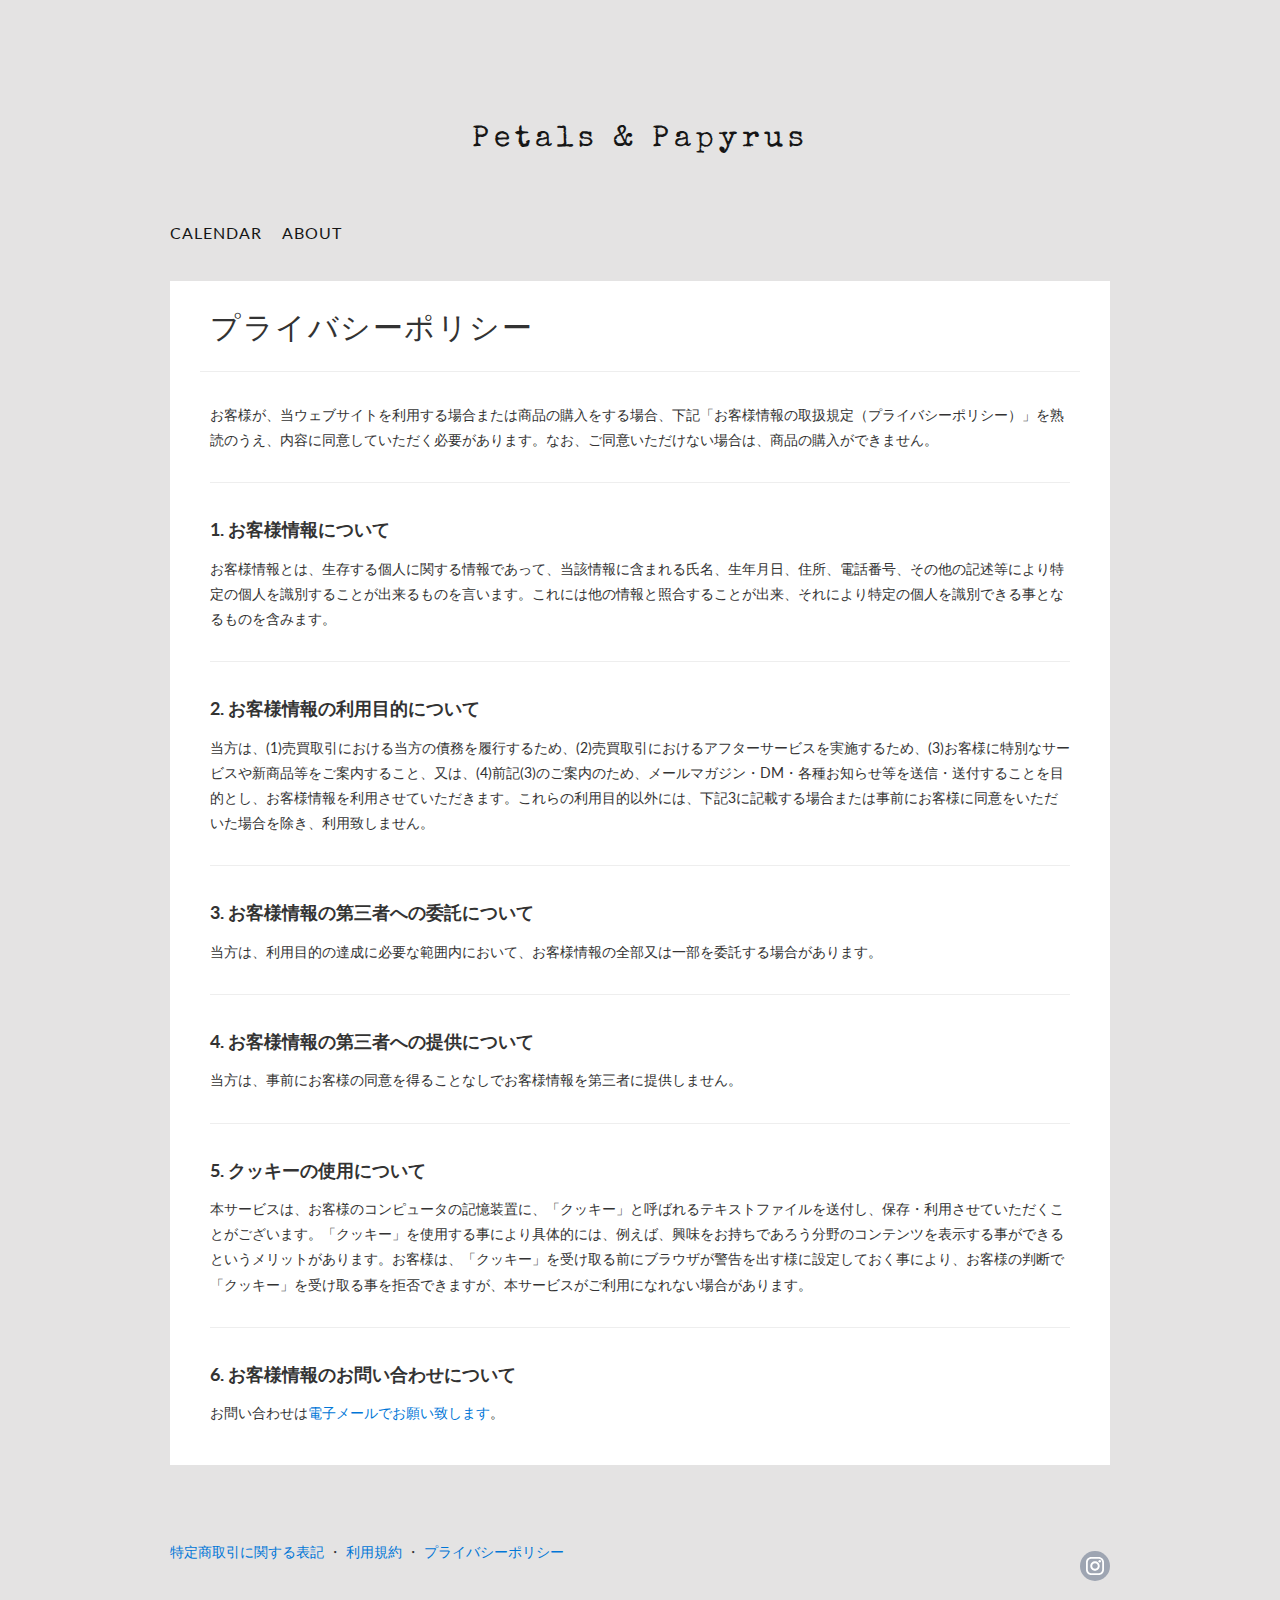
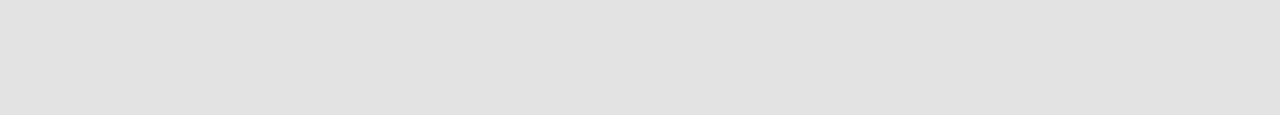
<file: privacy.html>
<!DOCTYPE html>
<html prefix="og: http://ogp.me/ns# fb: http://www.facebook.com/2008/fbml">
<head>
  <style>body {transition: opacity ease-in 0.2s; } 
body[unresolved] {opacity: 0; display: block; overflow: hidden; position: relative; } 
</style><style type="text/css">@charset "UTF-8";[ng\:cloak],[ng-cloak],[data-ng-cloak],[x-ng-cloak],.ng-cloak,.x-ng-cloak,.ng-hide:not(.ng-hide-animate){display:none !important;}ng\:form{display:block;}</style>

    <meta charset="utf-8">
    <title ng-non-bindable="">プライバシーポリシー | Petals &amp; Papyrus</title>
    <link rel="icon" href="/images/icon/icon_store_favicon.ico">
    <!--[if IE]><meta http-equiv="X-UA-Compatible" content="IE=edge"><![endif]-->
    <meta ng-non-bindable="" name="description" content="Petals &amp;amp; Papyrusのネットショップです">
      <meta name="twitter:card" content="summary_large_image">
<meta name="twitter:site" content="@petalspapyrus">
<meta ng-non-bindable="" name="twitter:title" content="プライバシーポリシー | Petals &amp; Papyrus">
<meta ng-non-bindable="" name="twitter:description" content="Petals &amp; Papyrusのネットショップです">

<meta property="og:url" content="https://petalspapyrus.com/privacy.html">
<meta ng-non-bindable="" property="og:title" content="プライバシーポリシー | Petals &amp; Papyrus">
<meta ng-non-bindable="" property="og:description" content="Petals &amp; Papyrusのネットショップです">
<meta property="og:type" content="website">
<meta ng-non-bindable="" property="og:site_name" content="プライバシーポリシー | Petals &amp; Papyrus">
<meta property="og:locale" content="ja_JP">

    <link rel="index" href="index.html" title="CALENDAR">

<link rel="help" href="about.html" title="ABOUT">
<link rel="help" href="privacy.html" title="プライバシーポリシー">

    <!-- CSS/ -->
    <link href="https://fonts.googleapis.com/css?family=Lato:400,700" rel="stylesheet" type="text/css">


    <link href="https://fonts.googleapis.com/css?family=Special+Elite&amp;display=block&amp;text=Petals%20%26%20Papyrus" rel="stylesheet" type="text/css">


    <link rel="stylesheet" media="all" href="css/privacy.css">


<style type="text/css">
body {
  font-family: 'Lato', 'Hiragino Kaku Gothic ProN', Meiryo, sans-serif;
}
.s-store_page_font_sans_serif {
  font-family: 'Lato', 'Hiragino Kaku Gothic ProN', Meiryo, sans-serif;
}
</style>


    <style>
        body {background-color:#e4e3e3; background-repeat:repeat;}
.main_title_text, .content_nav, .content_nav__item a, .content_nav.show_category, .content_nav__item > a, .category_name, .content_nav.show_category, .content_nav_categories__item, .content_nav.show_category, .content_nav_categories__item > a, .ranking_items__title, .ranking_items__item__name, .ranking_items__item__price, .top_page_news_title, .top_page_news_text, .top_page_category_title, .top_page_category_name, .top_page_category_count, .step > p, .top_page_freespace .top_page_text_title, .top_page_freespace .top_page_text_inner {color:#161616; text-decoration:none;}
#store_logo {font-family:Special Elite, cursive; font-weight:400;}
.content_grid_separate, .item, .result_list, .item .result_list_inner {color:#161616;}
        #store_logo {font-size:30px;}
    </style>
    <!-- /CSS -->

      </head>
      <body class="js-layout layout_a ">


      <div class="wrap">
          
        <div class="wrap_inner js-wrap_inner ">
          <div class="container">
            <main class="main">
              <div class="nav_outer">
                <div sj-scroll-class="" scroll-class="fade" class="main_title js-main_title   ">
  <h1>
    <a href="/" class="main_title_link">
      <span ng-non-bindable="" id="store_logo" class="main_title_text js-main_title_text">Petals &amp; Papyrus</span>
      <img ng-non-bindable="" sj-store-logo-adapter="" class="js-main_title_img" alt="Petals &amp; Papyrus" style="display:none;">
    </a>
  </h1>
</div>

    <nav sj-scroll-class="" scroll-class="fixed" class="themes_grid_separate_nav content_nav  js-content_nav">
  <ul class="cf">
        <li class="content_nav__item js-content_nav__item" ng-non-bindable="" v-pre="">
            <a href="index.html">CALENDAR</a>
        </li>
        <li class="content_nav__item js-content_nav__item" ng-non-bindable="" v-pre="">
            <a href="about.html">ABOUT</a>
        </li>
  </ul>
</nav>


              </div>
              <div class="content cf">
                  <section>
    <div class="page_title">
      <h2>プライバシーポリシー</h2>
    </div>
    <div class="main_content">
      <div class="terms_main_content_inner">
        <div class="main_description">
          <dl>
            <dd>お客様が、当ウェブサイトを利用する場合または商品の購入をする場合、下記「お客様情報の取扱規定（プライバシーポリシー）」を熟読のうえ、内容に同意していただく必要があります。なお、ご同意いただけない場合は、商品の購入ができません。</dd>
          </dl>
        </div>
        <div class="main_description">
          <dl>
            <dt>1. お客様情報について</dt>
            <dd>お客様情報とは、生存する個人に関する情報であって、当該情報に含まれる氏名、生年月日、住所、電話番号、その他の記述等により特定の個人を識別することが出来るものを言います。これには他の情報と照合することが出来、それにより特定の個人を識別できる事となるものを含みます。</dd>
          </dl>
        </div>
        <div class="main_description">
          <dl>
            <dt>2. お客様情報の利用目的について</dt>
            <dd>当方は、(1)売買取引における当方の債務を履行するため、(2)売買取引におけるアフターサービスを実施するため、(3)お客様に特別なサービスや新商品等をご案内すること、又は、(4)前記(3)のご案内のため、メールマガジン・DM・各種お知らせ等を送信・送付することを目的とし、お客様情報を利用させていただきます。これらの利用目的以外には、下記3に記載する場合または事前にお客様に同意をいただいた場合を除き、利用致しません。</dd>
          </dl>
        </div>
        <div class="main_description">
          <dl>
            <dt>3. お客様情報の第三者への委託について</dt>
            <dd>当方は、利用目的の達成に必要な範囲内において、お客様情報の全部又は一部を委託する場合があります。</dd>
          </dl>
        </div>
        <div class="main_description">
          <dl>
            <dt>4. お客様情報の第三者への提供について</dt>
            <dd>当方は、事前にお客様の同意を得ることなしでお客様情報を第三者に提供しません。</dd>
          </dl>
        </div>
        <div class="main_description">
          <dl>
            <dt>5. クッキーの使用について</dt>
            <dd>本サービスは、お客様のコンピュータの記憶装置に、「クッキー」と呼ばれるテキストファイルを送付し、保存・利用させていただくことがございます。「クッキー」を使用する事により具体的には、例えば、興味をお持ちであろう分野のコンテンツを表示する事ができるというメリットがあります。お客様は、「クッキー」を受け取る前にブラウザが警告を出す様に設定しておく事により、お客様の判断で「クッキー」を受け取る事を拒否できますが、本サービスがご利用になれない場合があります。</dd>
          </dl>
        </div>
        <div class="main_description">
          <dl>
            <dt>6. お客様情報のお問い合わせについて</dt>
           <dd>お問い合わせは<a href="mailto:helpme@petalspapyrus.com">電子メールでお願い致します</a>。</dd>
          </dl>
        </div>
      </div>
    </div>
  </section>

              </div>
            </main>
            <footer class="footer">
  <div class="footer_nav_list">
      <a class="" href="tokushoho.html" rel="nofollow">特定商取引に関する表記</a> ・ 
      <a class="" href="terms.html" rel="nofollow">利用規約</a> ・ 
      <a class="" href="privacy.html" rel="nofollow">プライバシーポリシー</a>
  </div>
    <ul class="footer_sns_links">
  
  
  <li class="footer_sns_links--ig"><a target="_blank" rel="noopener" href="https://instagram.com/petalspapyrus">https://instagram.com/petalspapyrus</a></li>
  
  
  
  </ul>

</footer>

          </div>
        </div>
      </div>

        

</body></html>
</file>
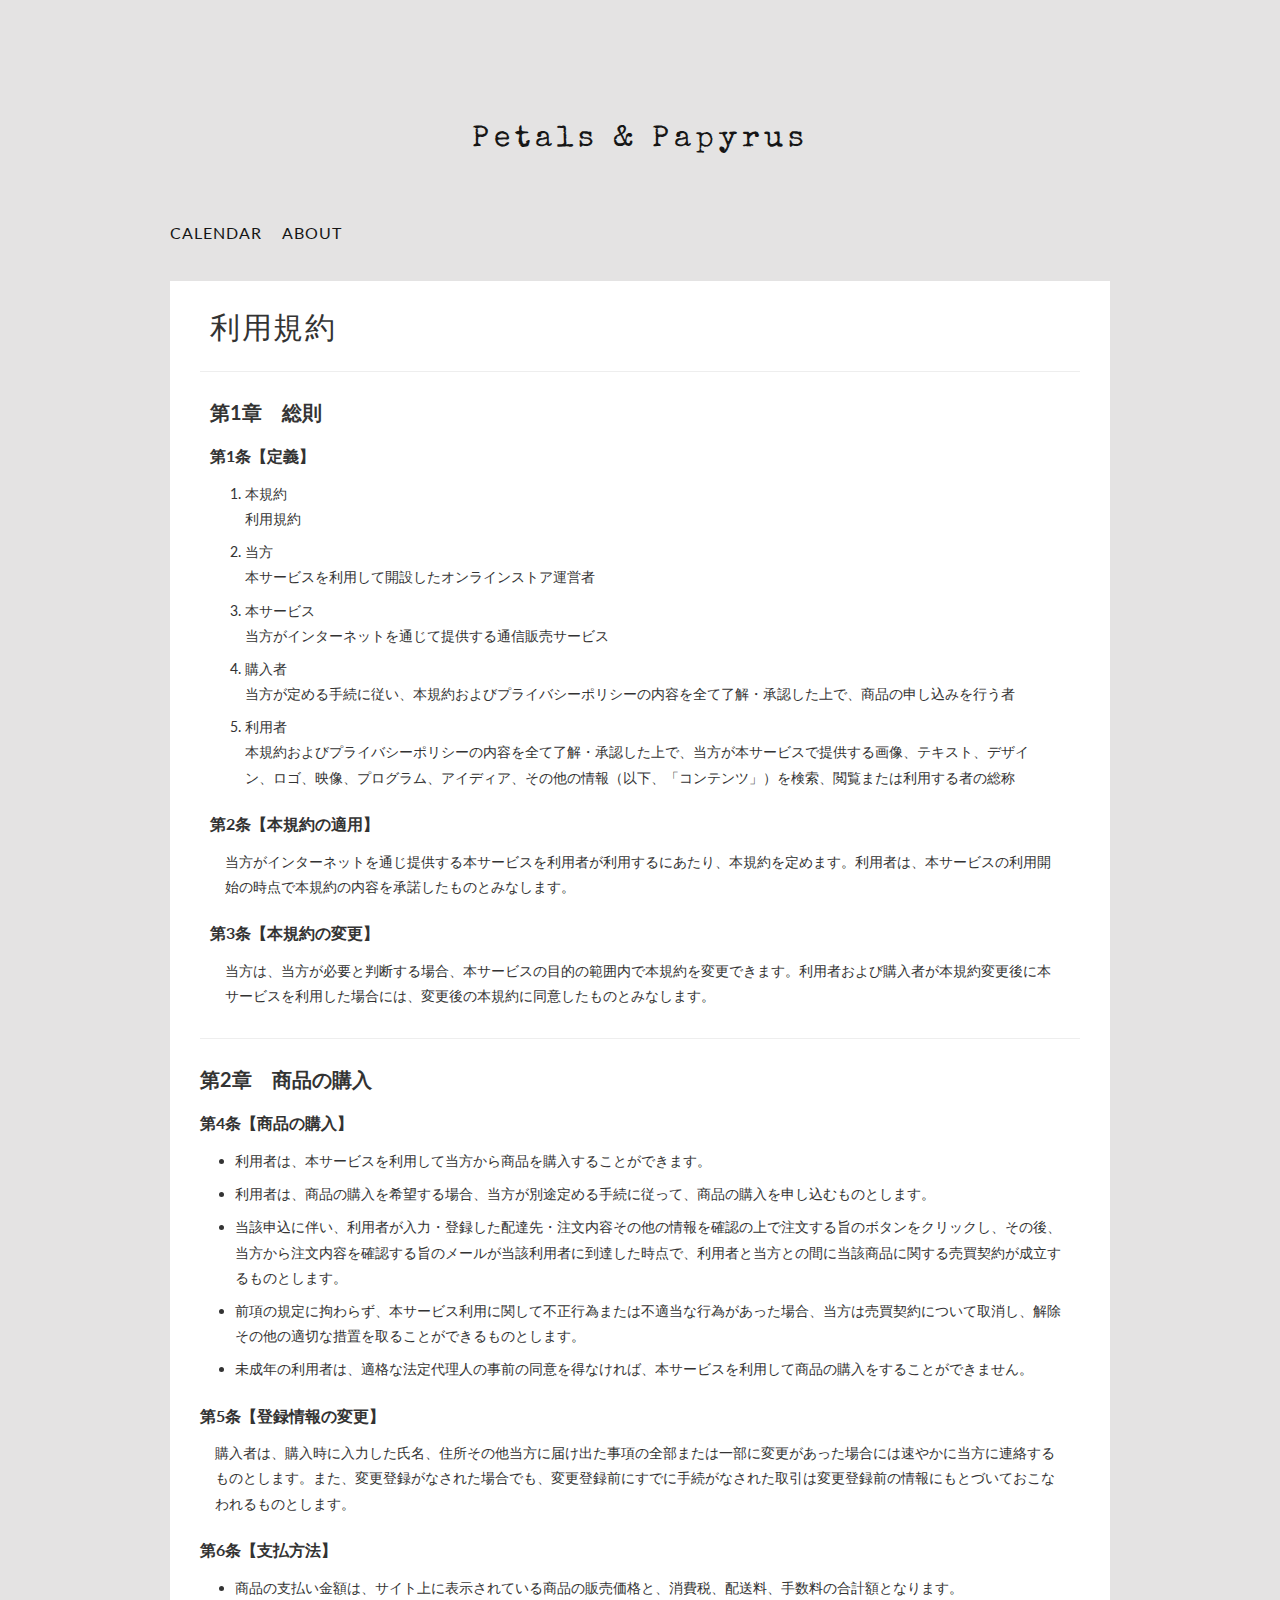
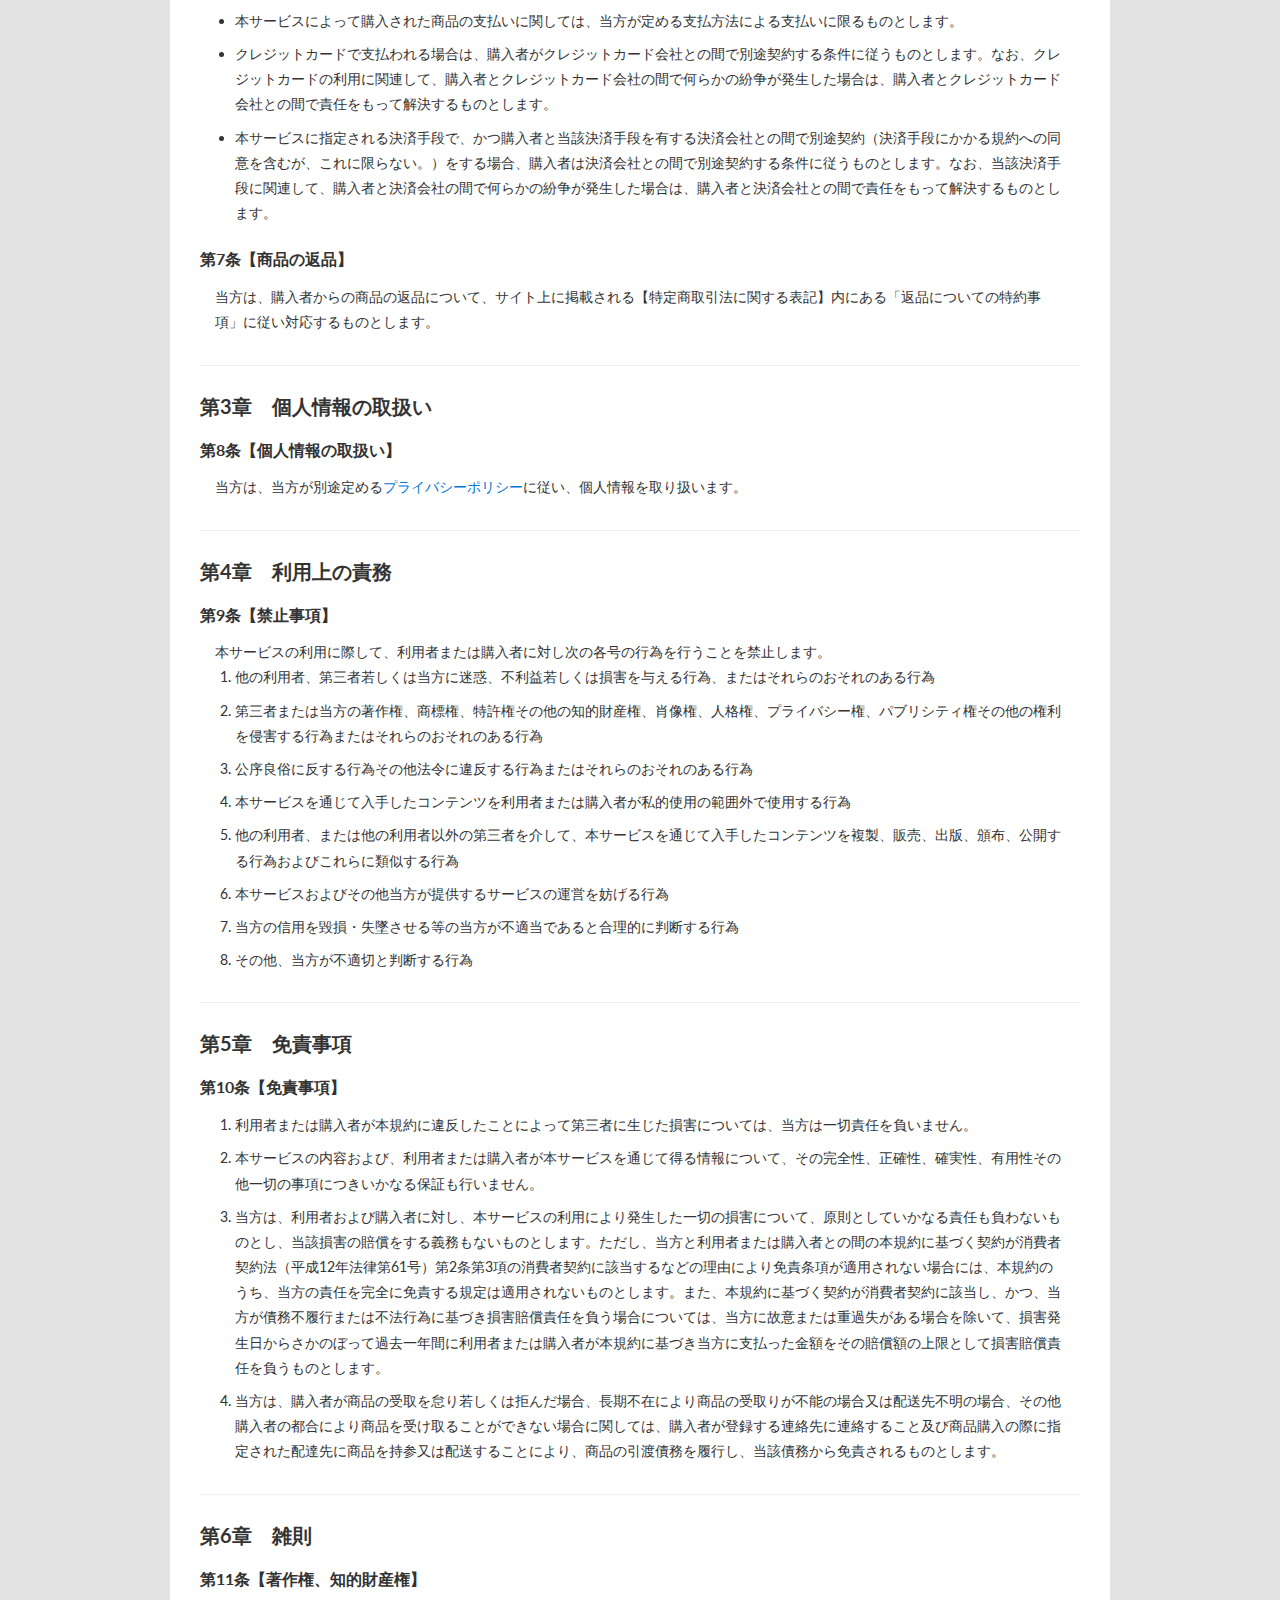
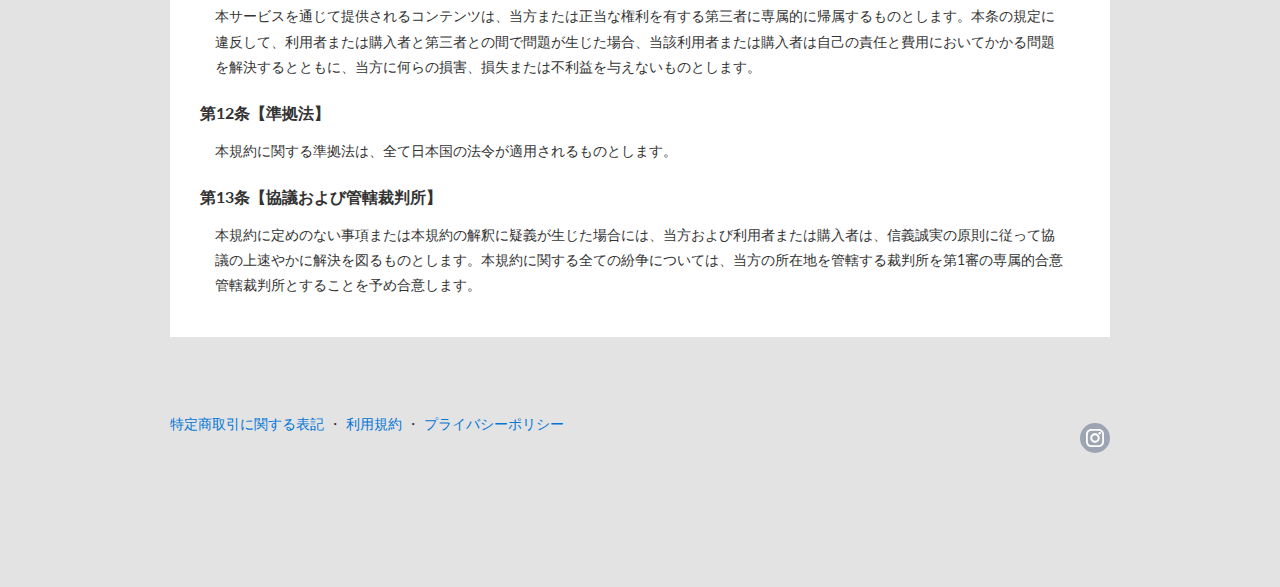
<file: terms.html>
<!DOCTYPE html>
<html prefix="og: http://ogp.me/ns# fb: http://www.facebook.com/2008/fbml">
<head>
  <style>body {transition: opacity ease-in 0.2s; } 
body[unresolved] {opacity: 0; display: block; overflow: hidden; position: relative; } 
</style><style type="text/css">@charset "UTF-8";[ng\:cloak],[ng-cloak],[data-ng-cloak],[x-ng-cloak],.ng-cloak,.x-ng-cloak,.ng-hide:not(.ng-hide-animate){display:none !important;}ng\:form{display:block;}</style>

    <meta charset="utf-8">
    <title ng-non-bindable="">プライバシーポリシー | Petals &amp; Papyrus</title>
    <link rel="icon" href="/images/icon/icon_store_favicon.ico">
    <!--[if IE]><meta http-equiv="X-UA-Compatible" content="IE=edge"><![endif]-->
    <meta ng-non-bindable="" name="description" content="Petals &amp;amp; Papyrusのネットショップです">
      <meta name="twitter:card" content="summary_large_image">
<meta name="twitter:site" content="@petalspapyrus">
<meta ng-non-bindable="" name="twitter:title" content="プライバシーポリシー | Petals &amp; Papyrus">
<meta ng-non-bindable="" name="twitter:description" content="Petals &amp; Papyrusのネットショップです">

<meta property="og:url" content="https://petalspapyrus.com/terms.html">
<meta ng-non-bindable="" property="og:title" content="プライバシーポリシー | Petals &amp; Papyrus">
<meta ng-non-bindable="" property="og:description" content="Petals &amp; Papyrusのネットショップです">
<meta property="og:type" content="website">
<meta ng-non-bindable="" property="og:site_name" content="プライバシーポリシー | Petals &amp; Papyrus">
<meta property="og:locale" content="ja_JP">

    <link rel="index" href="index.html" title="CALENDAR">

<link rel="help" href="about.html" title="ABOUT">
<link rel="help" href="privacy.html" title="プライバシーポリシー">

    <!-- CSS/ -->
    <link href="https://fonts.googleapis.com/css?family=Lato:400,700" rel="stylesheet" type="text/css">


    <link href="https://fonts.googleapis.com/css?family=Special+Elite&amp;display=block&amp;text=Petals%20%26%20Papyrus" rel="stylesheet" type="text/css">


    <link rel="stylesheet" media="all" href="css/privacy.css">


<style type="text/css">
body {
  font-family: 'Lato', 'Hiragino Kaku Gothic ProN', Meiryo, sans-serif;
}
.s-store_page_font_sans_serif {
  font-family: 'Lato', 'Hiragino Kaku Gothic ProN', Meiryo, sans-serif;
}
</style>


    <style>
        body {background-color:#e4e3e3; background-repeat:repeat;}
.main_title_text, .content_nav, .content_nav__item a, .content_nav.show_category, .content_nav__item > a, .category_name, .content_nav.show_category, .content_nav_categories__item, .content_nav.show_category, .content_nav_categories__item > a, .ranking_items__title, .ranking_items__item__name, .ranking_items__item__price, .top_page_news_title, .top_page_news_text, .top_page_category_title, .top_page_category_name, .top_page_category_count, .step > p, .top_page_freespace .top_page_text_title, .top_page_freespace .top_page_text_inner {color:#161616; text-decoration:none;}
#store_logo {font-family:Special Elite, cursive; font-weight:400;}
.content_grid_separate, .item, .result_list, .item .result_list_inner {color:#161616;}
        #store_logo {font-size:30px;}
    </style>
    <!-- /CSS -->

      </head>
      <body class="js-layout layout_a ">


      <div class="wrap">
          
        <div class="wrap_inner js-wrap_inner ">
          <div class="container">
            <main class="main">
              <div class="nav_outer">
                <div sj-scroll-class="" scroll-class="fade" class="main_title js-main_title   ">
  <h1>
    <a href="/" class="main_title_link">
      <span ng-non-bindable="" id="store_logo" class="main_title_text js-main_title_text">Petals &amp; Papyrus</span>
      <img ng-non-bindable="" sj-store-logo-adapter="" class="js-main_title_img" alt="Petals &amp; Papyrus" style="display:none;">
    </a>
  </h1>
</div>

    <nav sj-scroll-class="" scroll-class="fixed" class="themes_grid_separate_nav content_nav  js-content_nav">
  <ul class="cf">
        <li class="content_nav__item js-content_nav__item" ng-non-bindable="" v-pre="">
            <a href="index.html">CALENDAR</a>
        </li>
        <li class="content_nav__item js-content_nav__item" ng-non-bindable="" v-pre="">
            <a href="about.html">ABOUT</a>
        </li>
  </ul>
</nav>


              </div>
              <div class="content cf">
                    
       <section>
           <div class="page_title">
             <h2>利用規約</h2>
           </div>
           <div class="main_content">
             <div class="terms_main_content_inner">
               <h3>第1章　総則</h3>
               <div class="terms_main_description">
                 <h4>第1条【定義】</h4>
                 <ol class="terms_main_description_inner">
                   <li>
                     本規約<br>
                     利用規約
                   </li>
                   <li>
                     当方<br>
                     本サービスを利用して開設したオンラインストア運営者
                   </li>
                   <li>
                     本サービス<br>
                     当方がインターネットを通じて提供する通信販売サービス
                   </li>
                   <li>
                     購入者<br>
                     当方が定める手続に従い、本規約およびプライバシーポリシーの内容を全て了解・承認した上で、商品の申し込みを行う者
                   </li>
                   <li>
                     利用者<br>
                     本規約およびプライバシーポリシーの内容を全て了解・承認した上で、当方が本サービスで提供する画像、テキスト、デザイン、ロゴ、映像、プログラム、アイディア、その他の情報（以下、「コンテンツ」）を検索、閲覧または利用する者の総称
                   </li>
                 </ol>
                 <h4>第2条【本規約の適用】</h4>
                 <p class="terms_main_description_inner">
                   当方がインターネットを通じ提供する本サービスを利用者が利用するにあたり、本規約を定めます。利用者は、本サービスの利用開始の時点で本規約の内容を承諾したものとみなします。
                 </p>
                 <h4>第3条【本規約の変更】</h4>
                 <p class="terms_main_description_inner">
                   当方は、当方が必要と判断する場合、本サービスの目的の範囲内で本規約を変更できます。利用者および購入者が本規約変更後に本サービスを利用した場合には、変更後の本規約に同意したものとみなします。
                 </p>
               </div>
             </div>
             <div class="terms_main_content_inner">
               <h3>第2章　商品の購入</h3>
               <div class="terms_main_description">
                 <h4>第4条【商品の購入】</h4>
                 <ul class="terms_main_description_inner">
                   <li>利用者は、本サービスを利用して当方から商品を購入することができます。</li>
                   <li>利用者は、商品の購入を希望する場合、当方が別途定める手続に従って、商品の購入を申し込むものとします。</li>
                   <li>当該申込に伴い、利用者が入力・登録した配達先・注文内容その他の情報を確認の上で注文する旨のボタンをクリックし、その後、当方から注文内容を確認する旨のメールが当該利用者に到達した時点で、利用者と当方との間に当該商品に関する売買契約が成立するものとします。</li>
                   <li>前項の規定に拘わらず、本サービス利用に関して不正行為または不適当な行為があった場合、当方は売買契約について取消し、解除その他の適切な措置を取ることができるものとします。</li>
                   <li>未成年の利用者は、適格な法定代理人の事前の同意を得なければ、本サービスを利用して商品の購入をすることができません。</li>
                 </ul>
                 <h4>第5条【登録情報の変更】</h4>
                 <p class="terms_main_description_inner">
                   購入者は、購入時に入力した氏名、住所その他当方に届け出た事項の全部または一部に変更があった場合には速やかに当方に連絡するものとします。また、変更登録がなされた場合でも、変更登録前にすでに手続がなされた取引は変更登録前の情報にもとづいておこなわれるものとします。
                 </p>
                 <h4>第6条【支払方法】</h4>
                 <ul class="terms_main_description_inner">
                   <li>商品の支払い金額は、サイト上に表示されている商品の販売価格と、消費税、配送料、手数料の合計額となります。</li>
                   <li>本サービスによって購入された商品の支払いに関しては、当方が定める支払方法による支払いに限るものとします。</li>
                   <li>クレジットカードで支払われる場合は、購入者がクレジットカード会社との間で別途契約する条件に従うものとします。なお、クレジットカードの利用に関連して、購入者とクレジットカード会社の間で何らかの紛争が発生した場合は、購入者とクレジットカード会社との間で責任をもって解決するものとします。</li>
                   <li>本サービスに指定される決済手段で、かつ購入者と当該決済手段を有する決済会社との間で別途契約（決済手段にかかる規約への同意を含むが、これに限らない。）をする場合、購入者は決済会社との間で別途契約する条件に従うものとします。なお、当該決済手段に関連して、購入者と決済会社の間で何らかの紛争が発生した場合は、購入者と決済会社との間で責任をもって解決するものとします。</li>
                 </ul>
                 <h4>第7条【商品の返品】</h4>
                 <p class="terms_main_description_inner">
                   当方は、購入者からの商品の返品について、サイト上に掲載される【特定商取引法に関する表記】内にある「返品についての特約事項」に従い対応するものとします。
                 </p>
               </div>
             </div>
             <div class="terms_main_content_inner">
               <h3>第3章　個人情報の取扱い</h3>
               <div class="terms_main_description">
                 <h4>第8条【個人情報の取扱い】</h4>
                 <p class="terms_main_description_inner">
                   当方は、当方が別途定める<a href="privacy.html">プライバシーポリシー</a>に従い、個人情報を取り扱います。
                 </p>
               </div>
             </div>
             <div class="terms_main_content_inner">
               <h3>第4章　利用上の責務</h3>
               <div class="terms_main_description">
                 <h4>第9条【禁止事項】</h4>
                 <p class="terms_main_description_inner">
                   本サービスの利用に際して、利用者または購入者に対し次の各号の行為を行うことを禁止します。
                 </p>
                 <ol class="terms_main_description_inner">
                   <li>他の利用者、第三者若しくは当方に迷惑、不利益若しくは損害を与える行為、またはそれらのおそれのある行為</li>
                   <li>第三者または当方の著作権、商標権、特許権その他の知的財産権、肖像権、人格権、プライバシー権、パブリシティ権その他の権利を侵害する行為またはそれらのおそれのある行為</li>
                   <li>公序良俗に反する行為その他法令に違反する行為またはそれらのおそれのある行為</li>
                   <li>本サービスを通じて入手したコンテンツを利用者または購入者が私的使用の範囲外で使用する行為</li>
                   <li>他の利用者、または他の利用者以外の第三者を介して、本サービスを通じて入手したコンテンツを複製、販売、出版、頒布、公開する行為およびこれらに類似する行為</li>
                   <li>本サービスおよびその他当方が提供するサービスの運営を妨げる行為</li>
                   <li>当方の信用を毀損・失墜させる等の当方が不適当であると合理的に判断する行為</li>
                   <li>その他、当方が不適切と判断する行為</li>
                 </ol>
               </div>
             </div>
             <div class="terms_main_content_inner">
               <h3>第5章　免責事項</h3>
               <div class="terms_main_description">
                 <h4>第10条【免責事項】</h4>
                 <ol class="terms_main_description_inner">
                   <li>利用者または購入者が本規約に違反したことによって第三者に生じた損害については、当方は一切責任を負いません。</li>
                   <li>本サービスの内容および、利用者または購入者が本サービスを通じて得る情報について、その完全性、正確性、確実性、有用性その他一切の事項につきいかなる保証も行いません。</li>
                   <li>当方は、利用者および購入者に対し、本サービスの利用により発生した一切の損害について、原則としていかなる責任も負わないものとし、当該損害の賠償をする義務もないものとします。ただし、当方と利用者または購入者との間の本規約に基づく契約が消費者契約法（平成12年法律第61号）第2条第3項の消費者契約に該当するなどの理由により免責条項が適用されない場合には、本規約のうち、当方の責任を完全に免責する規定は適用されないものとします。また、本規約に基づく契約が消費者契約に該当し、かつ、当方が債務不履行または不法行為に基づき損害賠償責任を負う場合については、当方に故意または重過失がある場合を除いて、損害発生日からさかのぼって過去一年間に利用者または購入者が本規約に基づき当方に支払った金額をその賠償額の上限として損害賠償責任を負うものとします。</li>
                   <li>当方は、購入者が商品の受取を怠り若しくは拒んだ場合、長期不在により商品の受取りが不能の場合又は配送先不明の場合、その他購入者の都合により商品を受け取ることができない場合に関しては、購入者が登録する連絡先に連絡すること及び商品購入の際に指定された配達先に商品を持参又は配送することにより、商品の引渡債務を履行し、当該債務から免責されるものとします。</li>
                 </ol>
               </div>
             </div>
             <div class="terms_main_content_inner">
               <h3>第6章　雑則</h3>
               <div class="terms_main_description">
                 <h4>第11条【著作権、知的財産権】</h4>
                 <p class="terms_main_description_inner">
                   本サービスを通じて提供されるコンテンツは、当方または正当な権利を有する第三者に専属的に帰属するものとします。本条の規定に違反して、利用者または購入者と第三者との間で問題が生じた場合、当該利用者または購入者は自己の責任と費用においてかかる問題を解決するとともに、当方に何らの損害、損失または不利益を与えないものとします。
                 </p>
                 <h4>第12条【準拠法】</h4>
                 <p class="terms_main_description_inner">
                   本規約に関する準拠法は、全て日本国の法令が適用されるものとします。
                 </p>
                 <h4>第13条【協議および管轄裁判所】</h4>
                 <p class="terms_main_description_inner">
                   本規約に定めのない事項または本規約の解釈に疑義が生じた場合には、当方および利用者または購入者は、信義誠実の原則に従って協議の上速やかに解決を図るものとします。本規約に関する全ての紛争については、当方の所在地を管轄する裁判所を第1審の専属的合意管轄裁判所とすることを予め合意します。
                 </p>
               </div>
             </div>
           </div>
         </section>
                    

              </div>
            </main>
            <footer class="footer">
  <div class="footer_nav_list">
      <a class="" href="tokushoho.html" rel="nofollow">特定商取引に関する表記</a> ・ 
      <a class="" href="terms.html" rel="nofollow">利用規約</a> ・ 
      <a class="" href="privacy.html" rel="nofollow">プライバシーポリシー</a>
  </div>
    <ul class="footer_sns_links">
  
  
  <li class="footer_sns_links--ig"><a target="_blank" rel="noopener" href="https://instagram.com/petalspapyrus">https://instagram.com/petalspapyrus</a></li>
  
  
  
  </ul>

</footer>

          </div>
        </div>
      </div>

        

</body></html>
</file>
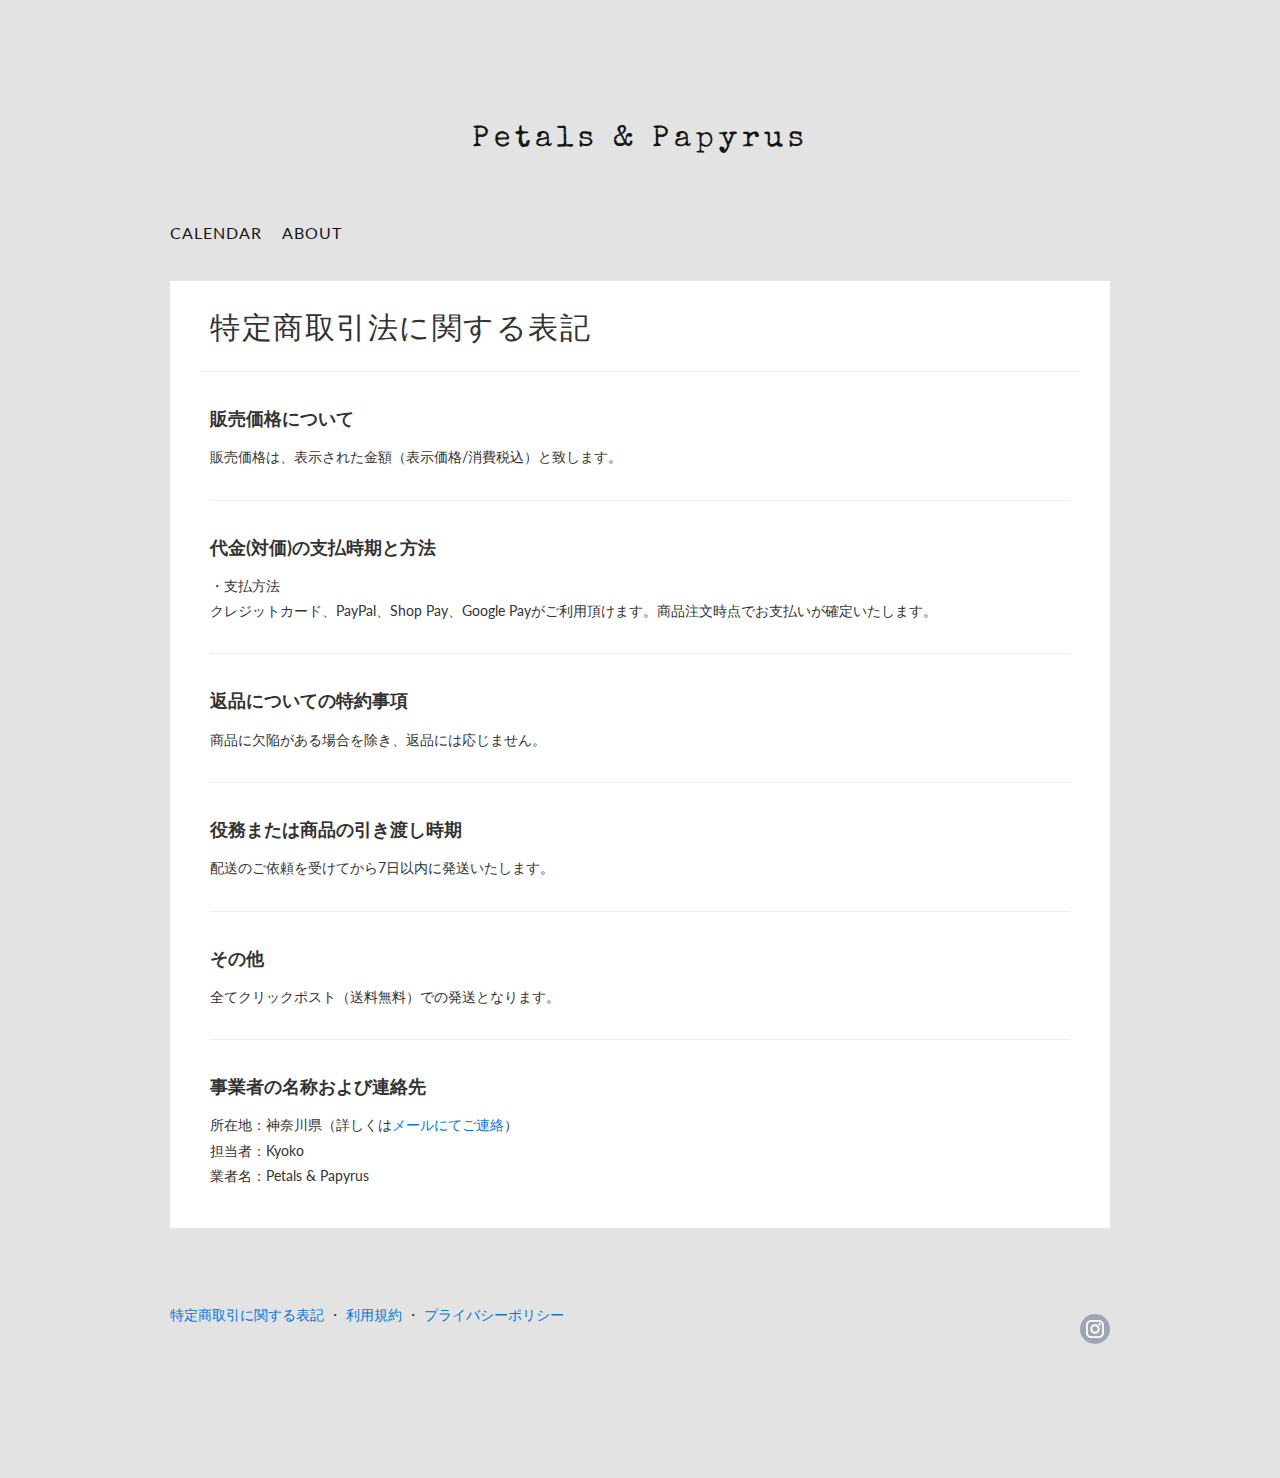
<file: tokushoho.html>
<!DOCTYPE html>
<html prefix="og: http://ogp.me/ns# fb: http://www.facebook.com/2008/fbml">
<head>
  <style>body {transition: opacity ease-in 0.2s; } 
body[unresolved] {opacity: 0; display: block; overflow: hidden; position: relative; } 
</style><style type="text/css">@charset "UTF-8";[ng\:cloak],[ng-cloak],[data-ng-cloak],[x-ng-cloak],.ng-cloak,.x-ng-cloak,.ng-hide:not(.ng-hide-animate){display:none !important;}ng\:form{display:block;}</style>

    <meta charset="utf-8">
    <title ng-non-bindable="">プライバシーポリシー | Petals &amp; Papyrus</title>
    <link rel="icon" href="/images/icon/icon_store_favicon.ico">
    <!--[if IE]><meta http-equiv="X-UA-Compatible" content="IE=edge"><![endif]-->
    <meta ng-non-bindable="" name="description" content="Petals &amp;amp; Papyrusのネットショップです">
      <meta name="twitter:card" content="summary_large_image">
<meta name="twitter:site" content="@petalspapyrus">
<meta ng-non-bindable="" name="twitter:title" content="プライバシーポリシー | Petals &amp; Papyrus">
<meta ng-non-bindable="" name="twitter:description" content="Petals &amp; Papyrusのネットショップです">

<meta property="og:url" content="https://petalspapyrus.com/tokushoho.html">
<meta ng-non-bindable="" property="og:title" content="プライバシーポリシー | Petals &amp; Papyrus">
<meta ng-non-bindable="" property="og:description" content="Petals &amp; Papyrusのネットショップです">
<meta property="og:type" content="website">
<meta ng-non-bindable="" property="og:site_name" content="プライバシーポリシー | Petals &amp; Papyrus">
<meta property="og:locale" content="ja_JP">

    <link rel="index" href="index.html" title="CALENDAR">

<link rel="help" href="about.html" title="ABOUT">
<link rel="help" href="privacy.html" title="プライバシーポリシー">

    <!-- CSS/ -->
    <link href="https://fonts.googleapis.com/css?family=Lato:400,700" rel="stylesheet" type="text/css">


    <link href="https://fonts.googleapis.com/css?family=Special+Elite&amp;display=block&amp;text=Petals%20%26%20Papyrus" rel="stylesheet" type="text/css">


    <link rel="stylesheet" media="all" href="css/privacy.css">


<style type="text/css">
body {
  font-family: 'Lato', 'Hiragino Kaku Gothic ProN', Meiryo, sans-serif;
}
.s-store_page_font_sans_serif {
  font-family: 'Lato', 'Hiragino Kaku Gothic ProN', Meiryo, sans-serif;
}
</style>


    <style>
        body {background-color:#e4e3e3; background-repeat:repeat;}
.main_title_text, .content_nav, .content_nav__item a, .content_nav.show_category, .content_nav__item > a, .category_name, .content_nav.show_category, .content_nav_categories__item, .content_nav.show_category, .content_nav_categories__item > a, .ranking_items__title, .ranking_items__item__name, .ranking_items__item__price, .top_page_news_title, .top_page_news_text, .top_page_category_title, .top_page_category_name, .top_page_category_count, .step > p, .top_page_freespace .top_page_text_title, .top_page_freespace .top_page_text_inner {color:#161616; text-decoration:none;}
#store_logo {font-family:Special Elite, cursive; font-weight:400;}
.content_grid_separate, .item, .result_list, .item .result_list_inner {color:#161616;}
        #store_logo {font-size:30px;}
    </style>
    <!-- /CSS -->

      </head>
      <body class="js-layout layout_a ">


      <div class="wrap">
          
        <div class="wrap_inner js-wrap_inner ">
          <div class="container">
            <main class="main">
              <div class="nav_outer">
                <div sj-scroll-class="" scroll-class="fade" class="main_title js-main_title   ">
  <h1>
    <a href="/" class="main_title_link">
      <span ng-non-bindable="" id="store_logo" class="main_title_text js-main_title_text">Petals &amp; Papyrus</span>
      <img ng-non-bindable="" sj-store-logo-adapter="" class="js-main_title_img" alt="Petals &amp; Papyrus" style="display:none;">
    </a>
  </h1>
</div>

    <nav sj-scroll-class="" scroll-class="fixed" class="themes_grid_separate_nav content_nav  js-content_nav">
  <ul class="cf">
        <li class="content_nav__item js-content_nav__item" ng-non-bindable="" v-pre="">
            <a href="index.html">CALENDAR</a>
        </li>
        <li class="content_nav__item js-content_nav__item" ng-non-bindable="" v-pre="">
            <a href="about.html">ABOUT</a>
        </li>
  </ul>
</nav>


              </div>
              <div class="content cf">
                    
                    <section>
                      <div class="page_title">
                        <h2 ng-non-bindable="">特定商取引法に関する表記</h2>
                      </div>
                      <div class="main_content">
                        <div class="terms_main_content_inner">
                          <div class="main_description">
                            <dl>
                              <dt ng-non-bindable="">販売価格について</dt>
                              <dd ng-non-bindable=""><p>販売価格は、表示された金額（表示価格/消費税込）と致します。</p></dd>
                            </dl>
                          </div>
                          <div class="main_description">
                            <dl>
                              <dt ng-non-bindable="">代金(対価)の支払時期と方法</dt>
                              <dd ng-non-bindable=""><p>・支払方法
                    <br>クレジットカード、PayPal、Shop Pay、Google Payがご利用頂けます。商品注文時点でお支払いが確定いたします。</p></dd>
                            </dl>
                          </div>
                          <div class="main_description">
                            <dl>
                              <dt ng-non-bindable="">返品についての特約事項</dt>
                              <dd ng-non-bindable=""><p>商品に欠陥がある場合を除き、返品には応じません。</p></dd>
                            </dl>
                          </div>
                          <div class="main_description">
                            <dl>
                              <dt ng-non-bindable="">役務または商品の引き渡し時期</dt>
                              <dd ng-non-bindable=""><p>配送のご依頼を受けてから7日以内に発送いたします。</p></dd>
                            </dl>
                          </div>
                          <div class="main_description">
                            <dl>
                              <dt ng-non-bindable="">その他</dt>
                              <dd ng-non-bindable=""><p>全てクリックポスト（送料無料）での発送となります。</p></dd>
                            </dl>
                          </div>
                            <div class="main_description">
                              <dl>
                                <dt>事業者の名称および連絡先</dt>
                                  <dd><p class="tokushoho_contact_description">所在地：神奈川県（詳しくは<a href="mailto:helpme@petalspapyrus.com">メールにてご連絡</a>）</p></dd>
                                  <dd><p class="tokushoho_contact_description">担当者：Kyoko</p></dd>
                                  <dd><p class="tokushoho_contact_description">業者名：Petals & Papyrus</p></dd>
                              </dl>
                            </div>
                        </div>
                      </div>
                    </section>
                    

              </div>
            </main>
            <footer class="footer">
  <div class="footer_nav_list">
      <a class="" href="tokushoho.html" rel="nofollow">特定商取引に関する表記</a> ・ 
      <a class="" href="terms.html" rel="nofollow">利用規約</a> ・ 
      <a class="" href="privacy.html" rel="nofollow">プライバシーポリシー</a>
  </div>
    <ul class="footer_sns_links">
  
  
  <li class="footer_sns_links--ig"><a target="_blank" rel="noopener" href="https://instagram.com/petalspapyrus">https://instagram.com/petalspapyrus</a></li>
  
  
  
  </ul>

</footer>

          </div>
        </div>
      </div>

        

</body></html>
</file>
<file: css/privacy.css>
.sns_popup{width:126px;height:auto;position:absolute;padding-bottom:13px}.sns_popup .sns_popup_list{-webkit-box-shadow:2px 2px 4px rgba(0,0,0,0.2);box-shadow:2px 2px 4px rgba(0,0,0,0.2);position:relative;top:0;left:0;display:block;width:100%;height:80px;background-color:#eee;border:solid 1px #ddd;z-index:1000}.sns_popup .sns_popup_list:after,.sns_popup .sns_popup_list:before{position:absolute;left:50%;bottom:-6px;content:'';display:inline-block;width:10px;height:10px;margin-left:-5px;background-color:#eee}.sns_popup .sns_popup_list:after{border:1px solid #ccc;-webkit-box-shadow:2px 2px 4px rgba(0,0,0,0.2);box-shadow:2px 2px 4px rgba(0,0,0,0.2);-webkit-transform:rotate(45deg);-ms-transform:rotate(45deg);transform:rotate(45deg)}.sns_popup .sns_popup_list:before{width:50px;height:10px;bottom:0;z-index:2;margin-left:-24px;background-color:#eee}.sns_popup .share_twitter,.sns_popup .share_facebook{border-radius:3px;position:absolute;left:12px;background-color:#fff;display:block;width:100px;height:22px;line-height:23px;vertical-align:middle;color:#333333;font-size:11px;font-weight:bold;text-indent:28px;text-decoration:none;border:1px solid #ccc;cursor:pointer;z-index:3}.sns_popup .share_twitter:before,.sns_popup .share_facebook:before{content:"";display:block;position:absolute;top:4px;left:5px;width:14px;height:14px;background-repeat:no-repeat;background-size:14px 14px}.sns_popup .share_twitter{top:12px}.sns_popup .share_twitter:before{background-image:url("/images/stores/module_icon/icon_twitter_small.svg")}.sns_popup .share_facebook{top:45px}.sns_popup .share_facebook:before{background-image:url("/images/stores/module_icon/icon_facebook_small.svg")}[ng\:cloak],[ng-cloak],[data-ng-cloak],[x-ng-cloak],.ng-cloak,.x-ng-cloak{display:none !important}.disable_ng_animate{-webkit-transition:none !important;transition:none !important}.loading_spinner{display:none;font-size:0;border-radius:30px;border-top:3px solid #808080;border-right:3px solid #808080;border-left:3px solid #CBCBCB;border-bottom:3px solid #CBCBCB}.loading_spinner.show{display:block;-webkit-animation:loading_spinne_rotate 0.8s ease-out infinite;animation:loading_spinne_rotate 0.8s ease-out infinite;height:30px;width:30px}@-webkit-keyframes loading_spinne_rotate{100%{-webkit-transform:rotate(360deg);transform:rotate(360deg)}}@keyframes loading_spinne_rotate{100%{-webkit-transform:rotate(360deg);transform:rotate(360deg)}}html,body,div,span,object,iframe,h1,h2,h3,h4,h5,h6,p,blockquote,pre,abbr,address,cite,code,del,dfn,em,img,ins,kbd,q,samp,small,strong,sub,sup,var,b,i,dl,dt,dd,ol,ul,li,fieldset,form,label,legend,table,caption,tbody,tfoot,thead,tr,th,td,article,aside,canvas,details,figcaption,figure,footer,header,hgroup,menu,nav,section,summary,time,mark,audio,video{margin:0;padding:0;border:0;outline:0;font-size:100%;vertical-align:baseline;background:transparent}body{line-height:1}article,aside,details,figcaption,figure,footer,header,hgroup,menu,nav,section{display:block}nav ul{list-style:none}blockquote,q{quotes:none}blockquote:before,blockquote:after,q:before,q:after{content:'';content:none}a{margin:0;padding:0;font-size:100%;vertical-align:baseline;background:transparent}ins{background-color:#ff9;color:#000;text-decoration:none}mark{background-color:#ff9;color:#000;font-style:italic;font-weight:bold}del{text-decoration:line-through}abbr[title],dfn[title]{border-bottom:1px dotted;cursor:help}table{border-collapse:collapse;border-spacing:0}hr{display:block;height:1px;border:0;border-top:1px solid #cccccc;margin:1em 0;padding:0}input,select{vertical-align:middle}body{font-family:"Lato", "Hiragino Kaku Gothic ProN", Meiryo, sans-serif;font-size:14px;color:#333333}ul{list-style:none}a{color:#0076d7;text-decoration:none;-webkit-transition:opacity ease .2s;transition:opacity ease .2s;outline:none;cursor:pointer}a:hover{opacity:0.8}input,textarea,select{-webkit-box-shadow:none;box-shadow:none;vertical-align:middle;font-family:"Lato", "Hiragino Kaku Gothic ProN", Meiryo, sans-serif;-webkit-appearance:none}input:focus,textarea:focus{outline:none}button{margin:0;padding:0;background:transparent;border:none;font-family:inherit;outline:none}small{font-size:12px;line-height:1.6;color:#888888}.wrap{width:100%}.wrap_inner{width:960px;margin:0 auto}.container{padding:20px 10px 40px 10px}.container.container_private{padding-top:100px}.private{display:inline-block;top:0;left:0;z-index:1010;width:100%;height:80px;background-color:#ed5454;font-size:18px;font-weight:bold;color:#fff;text-align:center;line-height:80px;letter-spacing:0.03em}.private a{color:#fff;text-decoration:underline}.private .text{display:inline-block;vertical-align:middle}.private:before{content:"";display:inline-block;vertical-align:middle;width:27px;height:24px;margin:-4px 10px 0 0;background:url("/images/stores/module_icon/icon_alert_white.svg") no-repeat;background-size:contain}.header{width:100%;position:fixed;z-index:1000}.header_btn_list{position:absolute;top:0;right:0;-webkit-box-sizing:border-box;box-sizing:border-box;font-size:0}.header_btn_list .header_btn_list_follow_wrap,.header_btn_list .header_btn_list_login_wrap{display:inline-block;vertical-align:top;margin-left:10px}.header_btn_list .header_btn_list_follow_wrap,.header_btn_list .header_btn_list_login_wrap{margin-top:20px}.header_btn_list .header_btn_list_login_wrap{height:60px;position:relative}.header_btn_list .header_btn_list_follow,.header_btn_list .header_btn_list_cart{line-height:2;overflow:hidden;border-radius:3px}.header_btn_list .header_btn_list_follow_wrap{right:80px}.header_btn_list .header_btn_list_follow_wrap .header_btn_list_follow{width:50px;height:50px;background-color:transparent}.header_btn_list .header_btn_list_cart_wrap{top:0px;right:0px;display:inline-block;vertical-align:top;margin:0}.header_btn_list .header_btn_list_cart_wrap .header_btn_list_cart{width:80px;height:80px}.container{padding:20px 10px 40px 10px}.nav_outer{margin-bottom:40px}.main_title{margin:70px 0 60px 0;font-size:50px;text-align:center;line-height:1.5;letter-spacing:0.1em}.main_title .main_title_link{display:inline-block;color:#333333}.main_title .main_title_link:hover{opacity:1}.main_title.image .main_title_text{display:none}.main_title.image img{width:100%;vertical-align:top}.main_title.has_main_visual img{max-height:200px;width:auto;max-width:100%}.content{background-color:#ffffff;padding:30px 30px 40px 30px}.content+.content{margin:20px 0 0 0}.page_title{position:relative;border-bottom:1px solid #eeeeee;margin-bottom:30px;padding:0 0 30px 10px;font-size:30px;letter-spacing:0.05em}.page_title h2{font-weight:normal}.cart_confirm_title{display:-webkit-box;display:-ms-flexbox;display:flex;-webkit-box-pack:justify;-ms-flex-pack:justify;justify-content:space-between;-webkit-box-align:center;-ms-flex-align:center;align-items:center}.main_content{position:relative}#loader{font-size:0;position:fixed;width:100%;height:100%;z-index:1000;background:url(/images/loading/loader01.gif) no-repeat center center;background-size:50px;background-color:rgba(0,0,0,0.8)}.footer{position:relative;padding:80px 0 130px 0}.footer_sns_links{position:absolute;right:0}.footer_logo .powered_by,.footer_logo_single .powered_by{display:block;width:177px;height:0;padding-top:28px;background:url("/images/stores/logo/footer_logo.svg") no-repeat;background-size:contain;line-height:2;overflow:hidden}.footer_logo{position:absolute;top:90px;left:382px}.footer_logo_single .powered_by{margin:60px auto 0 auto}.hide_powered_by{display:none}.cf:after{content:"";display:block;clear:both}.text_normal{font-size:14px;line-height:1.8}.text_normal.center{text-align:center}.text_error{margin-top:10px;font-size:14px;text-align:left;color:#ed5454;line-height:1.8}.thumb_summary_wrap+.thumb_summary_wrap{border-top:solid 1px #eeeeee}.thumb_summary{margin:40px 10px 0 10px}.thumb_summary time{font-size:14px;color:#888888;letter-spacing:0.05em}.thumb_summary h3{margin:10px 0 20px 0;font-size:24px;color:#333333;line-height:1.3;letter-spacing:0.03em}.thumb_summary p{margin:20px 0;font-size:14px;line-height:1.8;letter-spacing:0.03em;word-wrap:break-word;overflow-wrap:break-word}.main_description{line-height:1.8}.main_description dl{margin:30px 0 0 0}.main_description dl dt{margin-bottom:10px;font-size:18px;font-weight:bold}.main_description dl dd{font-size:14px}.main_description .text_center{text-align:center}.main_description .short{width:210px}.main_description+.main_description{border-top:solid 1px #eeeeee;margin:30px 0 0 0}.state_message{padding-top:10px;font-size:20px;font-weight:bold;text-align:center;line-height:1.8}.state_message .text_note{font-weight:normal;line-height:1.2em;margin-top:10px}.link_under{margin-top:20px;text-align:center}.item_review ol{list-style-type:none;display:inline-block;vertical-align:middle}.item_review ol li{display:inline-block;width:22px;height:0;margin-right:4px;padding-top:22px;background:url("/images/stores/module_icon/icon_star_off.svg") no-repeat;line-height:2;overflow:hidden}.item_review ol .on{background:url("/images/stores/module_icon/icon_star.svg") no-repeat}.item_review ol .on:active{background:url("/images/stores/module_icon/icon_star_active.svg") no-repeat}.item_review span{display:inline-block;vertical-align:middle;margin-left:5px}.item_review span a{font-size:13px}.item_post_free{display:inline-block;border-bottom:solid 2px #0076d7;margin-top:10px;margin-bottom:20px;padding-bottom:4px;font-weight:bold;color:#0076d7;letter-spacing:0.03em;display:table}.item_post_free strong{letter-spacing:0.05em;margin:0 2px;font-size:17px}.item_sns_list{margin:20px 0}.item_sns_list .p-detail__sns{margin-left:-5px}.item_sns_list .p-detail__sns-item{display:inline-block;margin-left:5px}.item_sns_list .p-detail__sns-item-button{-webkit-appearance:none;-moz-appearance:none;appearance:none;background-color:#fff;background-position:5px center;background-repeat:no-repeat;background-size:18px;border:1px solid #ddd;border-radius:3px;color:#666;display:block;font-size:14px;font-weight:bold;padding:8px 9px 8px 30px;text-decoration:none;cursor:pointer}.item_sns_list .p-detail__sns-item-button-tweet{background-image:url("/images/stores/module_icon/icon_twitter_small.svg")}.item_sns_list .p-detail__sns-item-button-share{background-image:url("/images/stores/module_icon/icon_facebook_small.svg")}.item_sns_list .p-detail__sns-item-button-pin{background-image:url("/images/stores/module_icon/icon_pinterest_small.svg")}.item_sns_list .p-detail__sns-item-button-line{background-image:url("/images/stores/module_icon/icon_line.png")}.item_line_friend{margin:48px 0}.item_line_friend .p-detail__sns{display:-webkit-box;display:-ms-flexbox;display:flex;-webkit-box-align:center;-ms-flex-align:center;align-items:center;-webkit-box-pack:center;-ms-flex-pack:center;justify-content:center}.item_line_friend .p-detail__sns p{line-height:1.8}.item_line_friend .p-detail__sns-item{display:inline-block;margin-left:24px}.item_line_friend .p-detail__sns-item-button{-webkit-appearance:none;-moz-appearance:none;appearance:none;background-color:#fff;background-position:5px center;background-repeat:no-repeat;background-size:18px;border:1px solid #ddd;border-radius:3px;color:#666;display:block;font-size:14px;font-weight:bold;padding:8px 9px 8px 30px;text-decoration:none;cursor:pointer}.item_line_friend .p-detail__sns-item-button-line{background-image:url("/images/stores/module_icon/icon_line.png")}.order_list_items{margin-bottom:40px;padding:20px;background-color:#ededed;text-align:left;overflow:hidden}.order_list_items .item_thumb,.order_list_items .item_name{display:inline-block;vertical-align:middle}.order_list_items .item_thumb{margin-right:20px;line-height:0.1}.pointer{font-size:0;text-align:center}.pointer li{display:inline-block;width:5px;height:5px;border-radius:5px;margin:0 3px;background:#dddddd;cursor:pointer}.pointer li:hover{opacity:0.8}.pointer li.current{background:#0076d7}.item_download{min-height:34px;padding-left:45px;letter-spacing:0.02em}.item_download h2{line-height:1.2;white-space:nowrap;overflow:hidden;text-overflow:ellipsis}.item_download .data{margin-top:5px;font-size:12px;color:#888888}.item_download.mp3:before,.item_download.pdf:before,.item_download.mov:before,.item_download.img:before{content:"";position:absolute;bottom:0;left:0;width:34px;height:34px;background-repeat:no-repeat;background-size:34px}.item_download.mp3:before{background-image:url("/images/stores/module_icon/icon_dl_sound.svg")}.item_download.pdf:before{background-image:url("/images/stores/module_icon/icon_dl_file.svg")}.item_download.mov:before{background-image:url("/images/stores/module_icon/icon_dl_mov.svg")}.item_download.img:before{background-image:url("/images/stores/module_icon/icon_dl_pic.svg")}.btn_wrap{margin:40px 0 0 0;text-align:center}.btn_wrap .btn_alert{margin-top:20px}.cart_btn_wrap div{padding:5px 0}.btn,.btn_middle{display:inline-block;border:none;border-radius:4px;padding:0;background-color:#dddddd;color:#666666;text-align:center;text-decoration:none;cursor:pointer;-webkit-transition:opacity ease .2s;transition:opacity ease .2s}.btn:hover,.btn_middle:hover{opacity:0.8}.btn a,.btn_middle a{width:100%;display:inline-block;color:#666666}.btn_blue{background-color:#0076d7;text-align:center;color:#fff;-webkit-transition:background-color ease .2s;transition:background-color ease .2s}.btn_blue:hover{background-color:#005ad9;opacity:1}.btn_blue:active{background-color:#004cb6}.btn_gray{border:solid 1px #ccc;background-color:#f8f8f8;text-align:center;color:#666;-webkit-transition:background-color ease .2s;transition:background-color ease .2s}.btn_gray:hover{border:solid 1px #bbb;opacity:1}.btn_gray:active{background-color:#efefef}.btn_middle{width:240px;height:50px;line-height:50px}.btn_send,.btn_send_long{width:340px;height:60px;border-radius:4px;margin:0 auto;background-color:#0076d7;font-size:16px;color:#ffffff;line-height:60px;letter-spacing:0.05em;cursor:pointer;-webkit-transition:background-color ease .2s;transition:background-color ease .2s}.btn_send:hover,.btn_send_long:hover{background-color:#005ad9;opacity:1}.btn_send:active,.btn_send_long:active{background-color:#004cb6}.btn_send a,.btn_send_long a{color:#ffffff}.btn_send a:hover,.btn_send_long a:hover{opacity:1}.btn_send:disabled,.btn_send_long:disabled{background-color:#ddd;cursor:default}.btn_long{-webkit-box-sizing:border-box;box-sizing:border-box;width:400px;height:60px;border-radius:3px;font-size:16px;line-height:60px}.btn_send_long{width:400px;height:60px;line-height:60px}.btn_send_long.premium{background-color:#ffa800}.btn_cancel{border:solid 1px #dddddd;border-radius:3px;background-color:#ffffff;font-size:16px;color:#666666;-webkit-transition:background-color ease .2s;transition:background-color ease .2s}.btn_cancel:hover{opacity:1;background-color:#efefef}.btn_download{width:240px;height:50px;border-radius:4px;background-color:#0076d7;line-height:50px;font-size:16px;color:#ffffff}.btn_download span{display:inline-block}.btn_download span:before{content:"";display:inline-block;width:20px;height:20px;margin:-6px 15px 0 0;vertical-align:middle;background:url("/images/stores/module_icon/icon_download.svg") no-repeat left center;background-size:contain}.btn_ticket_download{width:240px;height:50px;border-radius:4px;background-color:#0076d7;line-height:50px;font-size:16px;color:#ffffff}.btn_ticket_download span{display:inline-block}.btn_ticket_download span:before{content:"";display:inline-block;width:20px;height:20px;margin:-6px 15px 0 0;vertical-align:middle;background:url("/images/stores/module_icon/icon_ticket.svg") no-repeat left center;background-size:contain}.sns_box{width:30px;height:30px;display:inline-block;background-color:#ededed;border-radius:3px;position:absolute}.sns_box .sns_trigger{text-indent:100%;overflow:hidden;white-space:nowrap;background-image:url("/images/stores/module_icon/icon_sns_box.svg");background-repeat:no-repeat;background-size:contain;display:block;position:absolute;top:0;left:0;width:30px;height:30px}.btn_small,.btn_revise{display:inline-block;width:auto;height:38px;border-radius:3px;padding:0 20px;font-size:14px;line-height:38px}.btn_revise{position:absolute;top:-3px;right:0;background-color:#ededed;letter-spacing:0;font-weight:bold;color:#888}.btn_cart{width:340px;height:60px;line-height:60px}.btn_cart:before{content:"";display:inline-block;vertical-align:middle;width:23px;height:23px;margin:-6px 10px 0 0;background:url("/images/stores/module_icon/icon_cart.svg") no-repeat;background-size:23px}.btn_cart.small{width:176px;height:44px;font-size:15px;line-height:44px}.btn_preorder{width:340px;height:60px;line-height:60px}.btn_preorder:before{content:"";display:inline-block;vertical-align:middle;width:23px;height:23px;margin:-6px 10px 0 0;background:url("/images/stores/module_icon/icon_preorder.svg") no-repeat;background-size:23px}.btn_preorder.small{width:176px;height:44px;font-size:15px;line-height:44px}.btn_info{width:340px;height:60px;border:1px solid #cccccc;background-color:#ffffff;color:#666666;line-height:60px}.btn_info:hover{opacity:1;border:solid 1px #bbbbbb;background-color:#ffffff}.btn_info:active{background-color:#efefef}.btn_info:before{content:"";display:inline-block;width:23px;height:23px;margin:-5px 10px 0 0;background:url("/images/stores/module_icon/icon_mail_blue.svg") no-repeat;background-size:24px;vertical-align:middle}.btn_info.small{width:176px;height:44px;font-size:15px;line-height:44px}.btn_list_reload{width:240px;height:50px;border-radius:4px;background-color:#161616;font-size:16px;line-height:50px;color:#ffffff}.reload{text-align:center;margin:40px 0 0 0}.reload:last-child{margin:20px 0 0 0}.facebook_login_btn{width:400px;height:46px;border:solid 2px #dddddd;border-radius:3px;background-color:#ffffff;font-size:15px;color:#666666;line-height:45px;cursor:pointer;-webkit-transition:background-color ease .2s;transition:background-color ease .2s}.facebook_login_btn:hover{opacity:1;background-color:#efefef}.facebook_login_btn:before{content:"";display:inline-block;width:22px;height:22px;margin:-4px 14px 0 0;background:url("/images/stores/module_icon/icon_facebook_large.svg") no-repeat center;vertical-align:middle}.btn_skeleton a,.btn_link_blue a,.btn_link a{display:inline-block;-webkit-box-sizing:border-box;box-sizing:border-box;height:44px;border:solid 2px #ffffff;border-radius:4px;padding:0 20px;text-align:center;line-height:41px;letter-spacing:0.05em;font-size:14px;color:#ffffff}.btn_link a{border-radius:44px;padding:0 25px}.btn_link a:before{content:"";display:inline-block;width:10px;height:12px;margin-right:12px;background:url("/images/stores/module_icon/icon_link.svg") no-repeat center}.btn_link_blue a{border:solid 2px #0076d7;font-weight:bold;color:#0076d7}.btn_link_blue a:before{content:"";display:inline-block;width:10px;height:12px;margin-right:12px;background:url("/images/stores/module_icon/icon_link_blue.svg") no-repeat center}.content_nav .content_nav__item{float:left;margin-right:20px;font-size:16px;letter-spacing:1px;cursor:default}.content_nav .content_nav__item .content_nav_categories{display:none;position:absolute;z-index:100;padding-top:10px;font-size:0}.content_nav .content_nav__item .content_nav_categories a{color:#333333}.content_nav .content_nav_categories__inner{top:25px;border:1px solid #eeeeee;padding:10px;-webkit-box-sizing:border-box;box-sizing:border-box;-webkit-box-shadow:2px 2px 4px rgba(0,0,0,0.2);box-shadow:2px 2px 4px rgba(0,0,0,0.2);background-color:#fff}.content_nav .content_nav_categories__item{position:relative;z-index:2;display:block;vertical-align:middle;line-height:1.5;word-wrap:break-word;overflow-wrap:break-word;-webkit-transition:background-color ease .1s;transition:background-color ease .1s}.content_nav .content_nav_categories__item .content_nav_categories_child{display:none}.content_nav .content_nav_categories__item:hover{background-color:#ededed}.content_nav .content_nav_categories__item:hover .content_nav_categories_child{display:block}.content_nav .content_nav_categories__item a{display:block;width:220px;-webkit-box-sizing:border-box;box-sizing:border-box;padding:6px;font-size:13px}.content_nav .content_nav_categories__item a:hover{opacity:1}.content_nav.show_category .content_nav_categories{display:block}.content_nav.show_category .content_nav_categories .content_nav_categories__inner{background-color:initial;-webkit-box-shadow:initial;box-shadow:initial;border:none}.content_nav.show_category .content_nav_categories .content_nav_categories__item:hover{background-color:initial}.content_nav .content_nav_categories_child{display:none;position:absolute;top:0;left:220px;border:1px solid #eeeeee;padding:10px;-webkit-box-sizing:border-box;box-sizing:border-box;-webkit-box-shadow:2px 2px 4px rgba(0,0,0,0.2);box-shadow:2px 2px 4px rgba(0,0,0,0.2);background-color:#fff}.content_nav .content_nav_categories_child_item{position:relative;z-index:2;display:block;vertical-align:middle;line-height:1.5;word-wrap:break-word;overflow-wrap:break-word;-webkit-transition:background-color ease .1s;transition:background-color ease .1s}.content_nav .content_nav_categories_child_item:hover{background-color:#ededed}.content_nav .content_nav_categories_child_item a{display:block;-webkit-box-sizing:border-box;box-sizing:border-box;width:200px;padding:6px;font-size:13px}.content_nav .content_nav_categories_child_item a:hover{opacity:1}.category_name{font-size:20px;text-align:left;margin-top:50px;margin-bottom:-10px;line-height:1.5;letter-spacing:0.05em;word-wrap:break-word;overflow-wrap:break-word}.nav_popup_list_wrapper{float:right;position:relative;top:-24px;font-size:0}.layout_i .nav_outer .category_name{position:absolute;top:60px;left:240px;width:700px}.footer_sns_links{display:inline-block;margin-top:6px;font-size:0}.footer_sns_links .footer_sns_links--site,.footer_sns_links .footer_sns_links--you,.footer_sns_links .footer_sns_links--ln,.footer_sns_links .footer_sns_links--ig,.footer_sns_links .footer_sns_links--tw,.footer_sns_links .footer_sns_links--fb{width:30px;height:30px;vertical-align:bottom;display:inline-block;border-radius:30px;background-color:#9ea5b2;background-position:center;background-repeat:no-repeat;margin-left:12px;background-size:18px;-webkit-transition:opacity ease .2s;transition:opacity ease .2s}.footer_sns_links .footer_sns_links--site:first-child,.footer_sns_links .footer_sns_links--you:first-child,.footer_sns_links .footer_sns_links--ln:first-child,.footer_sns_links .footer_sns_links--ig:first-child,.footer_sns_links .footer_sns_links--tw:first-child,.footer_sns_links .footer_sns_links--fb:first-child{margin-left:0}.footer_sns_links .footer_sns_links--site:hover,.footer_sns_links .footer_sns_links--you:hover,.footer_sns_links .footer_sns_links--ln:hover,.footer_sns_links .footer_sns_links--ig:hover,.footer_sns_links .footer_sns_links--tw:hover,.footer_sns_links .footer_sns_links--fb:hover{opacity:0.8}.footer_sns_links .footer_sns_links--site a,.footer_sns_links .footer_sns_links--you a,.footer_sns_links .footer_sns_links--ln a,.footer_sns_links .footer_sns_links--ig a,.footer_sns_links .footer_sns_links--tw a,.footer_sns_links .footer_sns_links--fb a{display:inline-block;width:100%;height:100%}.footer_sns_links .footer_sns_links--fb{background-image:url("/images/stores/module_icon/icon_facebook.svg")}.footer_sns_links .footer_sns_links--tw{background-image:url("/images/stores/module_icon/icon_twitter.svg")}.footer_sns_links .footer_sns_links--ig{background-image:url("../images/icon_instagram.svg")}.footer_sns_links .footer_sns_links--ln{background-image:url("/images/stores/module_icon/icon_line.svg")}.footer_sns_links .footer_sns_links--you{background-image:url("/images/stores/module_icon/icon_youtube.svg")}.footer_sns_links .footer_sns_links--site{background-image:url("/images/stores/module_icon/icon_home.svg")}.footer_nav_list{float:left}.footer_nav_list .footer_nav_list_item{float:left}.footer_nav_list .footer_nav_list_item .icon_sns__footer,.footer_nav_list .footer_nav_list_item .icon_info,.footer_nav_list .footer_nav_list_item .icon_mail{position:relative;font-size:0;float:left;background-color:#161616;white-space:nowrap;width:38px;height:38px;border-radius:4px;margin-left:10px;background-repeat:no-repeat;background-size:18px;background-position:center}.footer_nav_list .footer_nav_list_item .icon_sns__footer:first-child,.footer_nav_list .footer_nav_list_item .icon_info:first-child,.footer_nav_list .footer_nav_list_item .icon_mail:first-child{margin-left:0}.footer_nav_list .footer_nav_list_item .icon_sns__footer>p,.footer_nav_list .footer_nav_list_item .icon_info>p,.footer_nav_list .footer_nav_list_item .icon_mail>p,.footer_nav_list .footer_nav_list_item .icon_sns__footer>a,.footer_nav_list .footer_nav_list_item .icon_info>a,.footer_nav_list .footer_nav_list_item .icon_mail>a{width:100%;height:100%;display:inline-block}.footer_nav_list .footer_nav_list_item .icon_mail{background-image:url("/images/stores/module_icon/icon_mail.svg");-webkit-transition:opacity ease .2s;transition:opacity ease .2s}.footer_nav_list .footer_nav_list_item .icon_mail:hover{opacity:0.8}.footer_nav_list .footer_nav_list_item .icon_mail a{display:inline-block;width:100%;height:100%}.footer_nav_list .footer_nav_list_item .icon_info{background-image:url("/images/stores/module_icon/icon_info.svg")}.footer_nav_list .footer_nav_list_item .icon_sns__footer{background-image:url("/images/stores/module_icon/icon_sns_footer_box.svg")}.footer_nav_list .sns_popup,.footer_nav_list .icon_info .btn_popup_inner{position:absolute;bottom:30px;left:-46px;height:auto;padding-bottom:13px;display:none}.footer_nav_list .btn_popup_inner{position:absolute;bottom:38px;left:-46px;width:126px;height:auto;padding-bottom:13px;display:none}.footer_nav_list .btn_popup_list{-webkit-box-shadow:2px 2px 4px rgba(0,0,0,0.2);box-shadow:2px 2px 4px rgba(0,0,0,0.2);position:relative;top:0;left:0;display:block;width:100%;height:80px;background-color:#eeeeee;border:solid 1px #dddddd;z-index:1000}.footer_nav_list .btn_popup_list:after,.footer_nav_list .btn_popup_list:before{position:absolute;left:50%;bottom:-6px;content:'';display:inline-block;width:10px;height:10px;margin-left:-5px;background-color:#eeeeee}.footer_nav_list .btn_popup_list:after{border:1px solid #dddddd;-webkit-box-shadow:2px 2px 4px rgba(0,0,0,0.2);box-shadow:2px 2px 4px rgba(0,0,0,0.2);-webkit-transform:rotate(45deg);-ms-transform:rotate(45deg);transform:rotate(45deg)}.footer_nav_list .btn_popup_list:before{width:50px;height:10px;bottom:0;z-index:2;margin-left:-24px;background-color:#eeeeee}.footer_nav_list .icon_info .btn_popup_inner{left:-76px;font-size:12px}.footer_nav_list .icon_info .btn_popup_list{width:160px;height:70px;padding:10px 14px}.footer_nav_list .icon_info .btn_popup_list a:link,.footer_nav_list .icon_info .btn_popup_list a:visited,.footer_nav_list .icon_info .btn_popup_list a:hover,.footer_nav_list .icon_info .btn_popup_list a:focus,.footer_nav_list .icon_info .btn_popup_list a:active{color:#777;text-decoration:none}.footer_nav_list .icon_info .btn_popup_list>li{margin:10px 0;position:relative;text-indent:16px}.footer_nav_list .icon_info .btn_popup_list>li:before{display:block;content:'';position:absolute;width:0;height:0;border-top:4px solid transparent;border-left:6px solid #bbb;border-bottom:4px solid transparent}.follow_box{position:fixed;bottom:20px;right:20px;z-index:1000;width:320px;height:100px;border:solid 1px #ccc;border-radius:5px;background:#fff;display:none}.follow_box .follow_box_message{height:38px;border-bottom:solid 1px #eee;margin:0 8px;padding-left:4px;font-weight:bold;line-height:38px}.follow_box .follow_box_contents{margin:11px 0 0 8px}.follow_box .follow_box_image{display:inline-block;width:40px;margin-right:7px;vertical-align:middle}.follow_box .follow_box_image img{width:40px;height:40px;border-radius:40px;background:#eee}.follow_box .follow_box_info{display:inline-block;width:130px;vertical-align:middle;line-height:1.5}.follow_box .follow_box_info .follow_box_info_store{letter-spacing:0.03em;font-size:13px;font-weight:bold;white-space:nowrap;overflow:hidden;text-overflow:ellipsis}.follow_box .follow_box_info .follow_box_info_name{letter-spacing:0.03em;font-size:12px;color:#888888;white-space:nowrap;overflow:hidden;text-overflow:ellipsis}.follow_box .follow_box_close{display:inline-block;position:absolute;top:12px;right:14px;padding:0;width:2px;height:14px;background:#ccc;-webkit-transform:rotate(45deg);-ms-transform:rotate(45deg);transform:rotate(45deg);color:transparent;cursor:pointer}.follow_box .follow_box_close:before{display:block;content:"";position:absolute;top:8px;left:-6px;width:14px;height:2px;margin-top:-2px;background:#ccc}.follow_box .follow_box_btn{position:absolute;top:53px;right:10px;width:114px;height:34px}.follow_check{display:none;position:fixed;top:0;left:0;z-index:2000;width:100%;height:100%;background:rgba(0,0,0,0.8);font-size:16px;color:#cccccc;text-align:center}.follow_check .follow_check_contents{position:absolute;top:0;right:0;bottom:0;left:0;width:200px;height:200px;margin:auto}.follow_check .follow_check_contents:before{content:"";display:block;width:100px;height:100px;border-radius:100px;margin:0 auto 20px auto;background:url("/images/stores/module_icon/icon_check.svg") no-repeat center #0076d7;background-size:38px auto}.follow_check.active{display:block;opacity:0}.btn_search_container{position:fixed;top:20px;left:20px;z-index:53}.btn_search_container .btn_search{width:50px;height:50px;border-radius:4px;background:url("/images/stores/module_icon/icon_search_white.svg") no-repeat center #161616;background-size:26px;cursor:pointer;-webkit-transition:opacity ease .2s;transition:opacity ease .2s}.btn_search_container .btn_search:hover{opacity:0.8}.btn_search_container .btn_search_input_container{position:relative;width:200px;opacity:0;height:50px;border:solid 1px #ddd;border-radius:4px;background-color:#fff;-webkit-box-sizing:border-box;box-sizing:border-box}.btn_search_container .btn_search_input{position:absolute;top:0;left:0;width:240px;height:48px;border:none !important;padding:0 0 0 12px;background-color:transparent;font-size:14px}.btn_search_container .btn_search_input:focus{-webkit-box-shadow:none !important;box-shadow:none !important}.btn_search_container .btn_search_input_btn{position:absolute;top:0;right:0;width:48px;height:48px;background:url("/images/stores/module_icon/icon_search_gray.svg") no-repeat center;background-size:26px;cursor:pointer;-webkit-transition:opacity ease .2s;transition:opacity ease .2s}.btn_search_container .btn_search_input_btn:hover{opacity:0.8}.header_btn_list_login{display:inline-block;height:50px;border-radius:4px;padding:0 20px;background-color:#161616;font-size:14px;line-height:50px;letter-spacing:0.08em;color:#fff;-webkit-transition:opacity ease .2s;transition:opacity ease .2s;cursor:pointer}.header_btn_list_login:hover{opacity:0.8}.header_btn_list_login_name{display:inline-block;vertical-align:middle;max-width:180px;word-wrap:break-word;overflow-wrap:break-word;white-space:nowrap;overflow:hidden;text-overflow:ellipsis}.header_btn_list_login_honorific{display:inline-block;vertical-align:middle;margin-left:5px}.header_btn_list_login_menu_wrap{position:absolute;top:60px;right:0;width:130px;border:solid 1px #eee;padding:10px;background-color:#fff;-webkit-box-shadow:2px 2px 4px rgba(0,0,0,0.2);box-shadow:2px 2px 4px rgba(0,0,0,0.2)}.header_btn_list_login_menu{width:100%;-webkit-box-sizing:border-box;box-sizing:border-box;padding:6px;font-size:14px;line-height:1.5;letter-spacing:0.05em;-webkit-transition:background-color ease .1s;transition:background-color ease .1s;cursor:pointer}.header_btn_list_login_menu:hover{opacity:1;background-color:#ededed}.header_btn_list_login_menu a{display:block;color:#161616}.header_btn_list_login_menu a:hover{opacity:1}@-webkit-keyframes ngdialog-fadeout{0%{opacity:1}100%{opacity:0}}@keyframes ngdialog-fadeout{0%{opacity:1}100%{opacity:0}}@-webkit-keyframes ngdialog-fadein{0%{opacity:0}100%{opacity:1}}@keyframes ngdialog-fadein{0%{opacity:0}100%{opacity:1}}.ngdialog{-webkit-box-sizing:border-box;box-sizing:border-box}.ngdialog *,.ngdialog *:before,.ngdialog *:after{-webkit-box-sizing:inherit;box-sizing:inherit}.ngdialog{position:fixed;overflow:auto;background:rgba(0,0,0,0.7);z-index:10000;top:0;right:0;bottom:0;left:0;-webkit-overflow-scrolling:touch}.ngdialog-overlay{position:absolute;top:0;right:0;bottom:0;left:0;-webkit-backface-visibility:hidden;-webkit-animation:ngdialog-fadein 0.2s;animation:ngdialog-fadein 0.2s}.ngdialog.ngdialog-closing .ngdialog-overlay{-webkit-backface-visibility:hidden;-webkit-animation:ngdialog-fadeout 0.2s;animation:ngdialog-fadeout 0.2s}.ngdialog-content{background:white;-webkit-backface-visibility:hidden;-webkit-animation:ngdialog-fadein 0.2s;animation:ngdialog-fadein 0.2s}.ngdialog.ngdialog-closing .ngdialog-content{-webkit-backface-visibility:hidden;-webkit-animation:ngdialog-fadeout 0.2s;animation:ngdialog-fadeout 0.2s}.ngdialog-close:before{font-family:'Helvetica', Arial, sans-serif;content:'\00D7';cursor:pointer}body.ngdialog-open{overflow:hidden}.header-notify{-webkit-transform:translateY(-80px);-ms-transform:translateY(-80px);transform:translateY(-80px);position:fixed;top:0;left:0;z-index:5010;width:100%;height:80px;text-align:center;font-size:20px;cursor:pointer}.header-notify.animate-in{-webkit-transition:-webkit-transform 0.3s ease-out;transition:-webkit-transform 0.3s ease-out;transition:transform 0.3s ease-out;transition:transform 0.3s ease-out, -webkit-transform 0.3s ease-out;-webkit-transform:translateY(0);-ms-transform:translateY(0);transform:translateY(0)}.header-notify.animate-out{-webkit-transition:-webkit-transform 0.3s ease-out;transition:-webkit-transform 0.3s ease-out;transition:transform 0.3s ease-out;transition:transform 0.3s ease-out, -webkit-transform 0.3s ease-out;-webkit-transform:translateY(-80px);-ms-transform:translateY(-80px);transform:translateY(-80px)}.header-notify .header-notify__message{line-height:80px;height:100%}.header-notify .header-notify__close-button{cursor:pointer;position:absolute;top:30px;right:30px;width:16px;height:16px;background-color:transparent;border:none;outline:none}.header-notify .header-notify__close-button:after,.header-notify .header-notify__close-button:before{top:7px;left:0;position:absolute;display:block;content:'';width:16px;height:2px;background-color:#fff}.header-notify .header-notify__close-button:after{-webkit-transform:rotate(45deg);-ms-transform:rotate(45deg);transform:rotate(45deg)}.header-notify .header-notify__close-button:before{-webkit-transform:rotate(-45deg);-ms-transform:rotate(-45deg);transform:rotate(-45deg)}.header-notify .header-notify__close-button:hover{opacity:0.8}.header-notify.success{color:#fff;background-color:#0076d7}.header-notify.error{color:#fff;background-color:#ed5454}table{width:100%;-webkit-box-sizing:border-box;box-sizing:border-box;border:1px solid #cccccc;margin:20px 0 0 0;text-align:left}table th{width:30%;border:1px solid #cccccc;padding:10px 15px;background-color:#ededed;font-weight:normal;color:#666666;text-align:left;vertical-align:middle;line-height:1.6}table td{border:1px solid #cccccc;padding:10px 15px;vertical-align:middle;line-height:1.6;font-size:14px}table ul{margin-left:20px;list-style-type:disc;line-height:1.6}.ngdialog{background-color:rgba(0,0,0,0.8)}.ngdialog-close{display:none}.modal{position:absolute;right:0;left:0;width:480px;border-radius:6px;margin:100px auto 30px auto;padding:40px;background-color:#ffffff}.modal.modal_contents_item_detail{padding:10px;margin:0;display:none}.modal .modal_contents{width:400px;margin:0 auto}.modal .modal_contents.modal_contents_item_detail{width:auto;height:auto}.modal .modal_contents h2{margin-bottom:15px;font-size:20px;text-align:center}.modal .modal_contents .mail_note{margin:8px 0}.modal .modal_close{position:absolute;top:-40px;right:0;width:20px;height:0;padding-top:20px;background:url("/images/stores/module_icon/icon_close.svg") no-repeat;line-height:2;cursor:pointer;overflow:hidden}.modal .modal_close:hover{opacity:0.8}.modal .modal_back{position:absolute;top:-40px;left:0;width:20px;height:0;padding-top:20px;background:url("/images/stores/module_icon/icon_back.svg") no-repeat;line-height:2;cursor:pointer;overflow:hidden}.modal .modal_back:hover{opacity:0.8}.modal .mobile{display:none}.modal .styled_checkbox{text-align:center;color:#333;padding:30px 0 0 0}.modal .styled_checkbox .checkbox_text{font-size:14px;font-weight:normal}.modal .styled_checkbox .text_link{color:#0076d7;letter-spacing:0.08em;text-decoration:underline}.modal .modal_error{font-size:16px}.modal .not_compatible,.modal .free_shipping{position:relative;padding:20px 0;height:180px}.modal .not_compatible:before,.modal .free_shipping:before{content:"";position:absolute;top:20px;height:96px;left:0;right:0;margin:auto}.modal .not_compatible .text,.modal .free_shipping .text{text-align:center;margin-top:94px}.modal .not_compatible:before{background:url("/images/stores/module_icon/icon_no_shipping.svg") no-repeat;width:72px}.modal .not_compatible .not_compatible_inner{color:#888888}.modal .free_shipping:before{background:url("/images/stores/module_icon/icon_free_shipping.svg") no-repeat;width:140px}.modal .free_shipping .free_shipping_inner{color:#0076d7;font-size:18px;display:inline-block;position:absolute;top:114px;left:0;right:0;margin:auto}.modal .free_shipping .free_shipping_inner .border_bottom{border-bottom:2px solid;padding-bottom:4px;font-weight:bold;letter-spacing:0.05em}.modal .inqury__faq{position:relative;margin-bottom:30px;line-height:1.4em}.modal .inqury__faq .contact_faq_link_title{margin:0px 0 20px 25px;font-size:14px}.modal .inqury__faq .contact_faq_link_title:before{content:"";display:inline-block;width:18px;height:18px;position:absolute;top:1px;left:0;background:url("/images/top/icon_attention.svg");vertical-align:middle}.modal .inqury__faq ul{margin:15px 0 20px 15px;list-style-type:circle;font-size:14px}.modal .inqury__faq ul li{margin:0 0 8px 10px}.modal .inqury__faq .more{font-size:14px;margin:20px 0 0 22px}.modal_store_help{width:620px;padding:0 0 30px 0;text-align:center}.modal_store_help .modal_store_help_img img{width:100%;border-radius:6px 6px 0 0}.modal_store_help .text_heading{padding:30px 0 15px 0;line-height:1.5;font-size:22px;font-weight:bold}.modal_store_help .text_normal{padding:0 40px}.modal_store_help .text_note{padding:10px 40px 0 40px}.modal_store_help .text_link{line-height:1.6;font-size:14px;color:#0076d7;margin-top:20px}.modal_store_help .footer_nav{position:relative;height:40px;margin:30px 30px 0 30px}.modal_store_help .footer_nav_back,.modal_store_help .footer_nav_next{position:absolute;width:110px;height:40px;line-height:40px}.modal_store_help .footer_nav_back{left:0}.modal_store_help .footer_nav_next{right:0}.modal_store_help .pointer{padding-top:16px}.modal_store_help .pointer li{display:inline-block;vertical-align:top;width:5px;height:5px;border-radius:5px;margin:0 3px;background:#ccc;color:transparent}.modal_store_help .pointer li.current{background-color:#0076d7}.modal_inner .modal_head{border-bottom:solid 1px #eeeeee;margin-bottom:30px;padding-bottom:20px;overflow:hidden}.modal_inner .modal_head h1{float:left;font-size:20px;margin:0;font-weight:bold}.modal_inner .modal_head .modal_head_logo{float:right;width:124px;height:0;padding-top:26px;background:url("/images/stores/logo/stores_id_logo.svg") no-repeat;line-height:2;overflow:hidden}.modal_input li+li{margin-top:15px}.modal_input .input_mail,.modal_input .input_password,.modal_input .textarea_write,.modal_input .input_tel{position:relative}.modal_input .input_mail:before,.modal_input .input_password:before,.modal_input .textarea_write:before,.modal_input .input_tel:before{content:"";position:absolute;top:13px;left:16px;display:block;width:17px;height:17px}.modal_input .input_mail input,.modal_input .input_password input,.modal_input .textarea_write input,.modal_input .input_tel input{-webkit-box-sizing:border-box;box-sizing:border-box;width:400px;padding-left:50px}.modal_input .input_mail textarea,.modal_input .input_password textarea,.modal_input .textarea_write textarea,.modal_input .input_tel textarea{-webkit-box-sizing:border-box;box-sizing:border-box;width:400px;height:100px;padding-left:50px}.modal_input .input_mail:before{background:url("/images/stores/module_icon/icon_mail_gray.svg") no-repeat center}.modal_input .input_tel:before{background:url("/images/stores/module_icon/icon_phone_gray.svg") no-repeat center}.modal_input .input_password:before{background:url("/images/stores/module_icon/icon_key.svg") no-repeat center}.modal_input .textarea_write:before{background:url("/images/stores/module_icon/icon_write.svg") no-repeat center}.modal_input .input_name{overflow:hidden}.modal_input .input_name label{margin-right:3px;line-height:1.6;color:#888}.modal_input .input_name input{width:170px}.modal_input .input_name .input_first_name{float:right;width:50%}.modal_input .input_name .input_last_name{float:left;width:50%}.modal_input .input_row{position:relative}.modal_input .input_row input{width:400px}.modal_input .input_row button{position:absolute;top:0;right:0;width:96px;border:none;border-radius:0 3px 3px 0;background-color:#0076d7;line-height:42px;letter-spacing:0.03em;font-size:14px;color:#ffffff}.modal_input .text_note{margin:12px 0}.modal_btn{margin-top:30px;text-align:center}.modal_btn li+li{margin-top:15px}.modal_btn .btn,.modal_btn .btn_middle{margin:0 auto}.btn_modal_double{display:inline-block;width:170px;height:44px;margin:0 5px;vertical-align:middle;line-height:42px;font-size:15px;border-radius:4px}.btn_plain{border:solid 1px #ccc;background-color:#fff;text-align:center;color:#666;-webkit-transition:border-color ease .2s, background-color ease .2s;transition:border-color ease .2s, background-color ease .2s}.btn_primary{background-color:#0076d7;text-align:center;color:#fff;-webkit-transition:background-color ease .2s;transition:background-color ease .2s}.modal_btn_row{text-align:center}.modal_btn_row li{display:inline-block;margin:0 5px}.modal_btn_row button{width:180px;height:50px;border-radius:4px;font-size:16px;line-height:44px}.modal_link{margin-top:30px;text-align:center}.modal_link li+li{margin-top:10px}.modal_about{margin-bottom:30px;padding:10px;background-color:#ededed;color:#666666}.modal_about .modal_about_text{display:inline-block;vertical-align:middle;width:290px;color:#666666;line-height:1.6;word-wrap:break-word;overflow-wrap:break-word}.modal_about .modal_about_text .modal_about_text_sub{margin-top:5px;font-size:12px;line-height:1.5;color:#888888}.modal_about .modal_about_image{display:inline-block;width:75px;vertical-align:middle}.modal_about.icon .modal_about_image{width:60px;height:47px;padding-top:7px;text-align:center}.modal_about.icon .modal_about_image img{width:32px;height:32px}.modal_image{margin-bottom:20px;text-align:center}.modal_image.modal_alert{padding:20px 0 10px 0}.modal_image.modal_alert img{width:70px;height:auto}.modal_image img{width:82px;height:auto}.modal_summary{margin-bottom:30px;font-size:16px;line-height:1.8}.modal_summary.modal_alert{text-align:center}.modal_summary p{margin-bottom:10px}.modal_summary p:last-child{margin-bottom:0}.modal_summary small{display:block;padding-top:20px;font-size:12px;line-height:1.6;color:#888888}.inquiry_complete{text-align:center;padding:0 28px;margin-bottom:0}.modal_cart{width:840px;padding:30px 20px 40px 20px}.modal_cart .modal_contents{width:800px}.modal_cart .modal_btn{width:400px;margin:0 auto}.modal_cart .modal_btn li{margin-top:10px}.modal_cart .cart_empty .text_normal{padding-top:20px;font-size:18px}.modal_cart .set_buying_price_rate{display:inline-block;vertical-align:middle;padding:2px 4px;margin-left:4px;background-color:#ed5454;color:#fff;font-size:11px;letter-spacing:0.03em}.modal_cart .set_buying_price_text{display:inline-block;vertical-align:middle;padding:0;color:#ed5454;font-size:12px;letter-spacing:0.03em}.modal_error{font-family:"Hiragino Kaku Gothic ProN", Meiryo, sans-serif;margin-bottom:20px;padding:10px;background-color:#ed5454;text-align:center;line-height:1.5;color:#fff}.cart_items .cart_items_title{height:30px;border-bottom:solid 1px #eeeeee;margin-top:-30px;font-size:0;color:#888888;line-height:30px}.cart_items .cart_items_title li{display:inline-block;font-size:14px}.cart_items .cart_items_title .item_name{padding-left:116px;display:inline-block}.cart_items .cart_items_title .item_price{width:100px;margin-left:254px;text-align:right}.cart_items .cart_items_title .item_num{width:120px;margin-left:40px;text-align:center}.cart_items .cart_items_title .item_total{width:96px;margin-right:4px;text-align:right}.cart_items .cart_items_list li{border-bottom:solid 1px #eeeeee;padding:15px 0;font-size:0}.cart_items .cart_items_list .btn_item_delete{display:inline-block;width:16px;height:16px;border-radius:2px;margin-right:20px;vertical-align:middle;background:url("/images/stores/module_icon/icon_close_small.svg") no-repeat center;background-size:14px;color:transparent;cursor:pointer;-webkit-transition:opacity ease .2s;transition:opacity ease .2s}.cart_items .cart_items_list .btn_item_delete:hover{opacity:0.7}.cart_items .cart_items_list .item_thumb{display:inline-block;vertical-align:middle;width:80px;line-height:0.1}.cart_items .cart_items_list .cart_item_detail{display:inline-block;vertical-align:middle;width:324px;font-size:14px;line-height:1.6}.cart_items .cart_items_list .cart_item_detail .item_variation{font-size:12px;color:#888888;word-wrap:break-word;overflow-wrap:break-word}.cart_items .cart_items_list .item_name{display:inline-block;word-wrap:break-word;overflow-wrap:break-word}.cart_items .cart_items_list .item_price,.cart_items .cart_items_list .item_num,.cart_items .cart_items_list .item_total{display:inline-block;vertical-align:middle;font-size:16px;text-align:right;word-wrap:break-word;overflow-wrap:break-word}.cart_items .cart_items_list .item_price,.cart_items .cart_items_list .item_total{width:98px;letter-spacing:0.03em}.cart_items .cart_items_list .item_num{width:120px;margin-left:40px;text-align:center;font-size:0}.cart_items .cart_items_list .item_num button{display:inline-block;vertical-align:middle;border-radius:30px;width:30px;height:0;padding-top:30px;line-height:2;overflow:hidden}.cart_items .cart_items_list .btn_minus{background:url("/images/stores/module_icon/icon_minus.svg") no-repeat center #ededed;background-size:12px}.cart_items .cart_items_list .btn_plus{background:url("/images/stores/module_icon/icon_plus.svg") no-repeat center #ededed;background-size:12px}.cart_items .cart_items_list .item_num input{display:inline-block;vertical-align:middle;width:50px;border:none;margin:0 5px;padding:0 5px;font-size:16px;text-align:center}.item_result{float:right;margin-right:2px;padding-top:10px;overflow:hidden}.item_result dl{float:right;width:200px}.item_result dl dt{clear:both;float:left;margin-top:10px}.item_result dl dd{float:right;margin-top:8px;font-size:16px;text-align:right}.item_result dl dd.coupon{color:#ed5454}.item_result dl dt.total{font-size:16px;font-weight:bold}.item_result dl dd.total{letter-spacing:0.05em;font-size:18px;font-weight:bold}.item_result dl.set_buying_price{width:200px;float:none}.item_result dl.set_buying_price dd,.item_result dl.set_buying_price dt{font-size:15px;color:#ed5454;font-weight:normal}.item_result .btn,.item_result .btn_middle{float:right;margin-top:20px}.item_result .item_post_free{clear:both;float:right;margin-bottom:0;padding-top:20px;border-bottom:solid 2px #0076d7;margin-top:10px;font-size:14px;padding-bottom:4px;font-weight:bold;color:#0076d7;letter-spacing:0.03em;display:table}.item_result .item_post_free strong{letter-spacing:0.05em;margin:0 2px;font-size:17px}.modal_contents_item_detail{text-align:center}.modal_contents_item_detail .pointer{position:absolute;right:0;bottom:-20px;left:0;z-index:100;display:inline-block;margin:auto;text-align:center}.nav_item_detail .nav_item_detail_next,.nav_item_detail .nav_item_detail_back{position:absolute;top:0;bottom:0;z-index:101;width:38px;height:0;margin:auto;padding-top:38px;line-height:2;overflow:hidden;cursor:pointer}.nav_item_detail .nav_item_detail_next:before,.nav_item_detail .nav_item_detail_back:before{position:absolute;top:6px;left:6px;content:"";display:block;width:24px;height:24px;background-position:center;background-repeat:no-repeat;background-size:contain}.nav_item_detail .nav_item_detail_next:hover,.nav_item_detail .nav_item_detail_back:hover{opacity:0.8}.nav_item_detail .nav_item_detail_next{right:-46px}.nav_item_detail .nav_item_detail_next:before{background-image:url("/images/stores/module_icon/icon_arrow_next.svg")}.nav_item_detail .nav_item_detail_back{left:-46px}.nav_item_detail .nav_item_detail_back:before{background-image:url("/images/stores/module_icon/icon_arrow_prev.svg")}.modal_error{margin-bottom:20px;padding:10px;background-color:#ed5454;text-align:center;line-height:1.5;color:#fff}.text_order_limit{text-align:center}.discount_price_container .item_price_discount{font-size:16px;font-weight:bold;color:#ed5454}.discount_price_container .discount_price_rate{display:inline-block;margin-top:5px;padding:3px 4px 4px 4px;background-color:#ed5454;color:#fff;font-size:11px;letter-spacing:0.03em}.modal_tab_text{font-size:17px;text-align:center;margin-bottom:40px;letter-spacing:0.08em}.modal_tab_text .change_title{display:inline-block;padding:0 30px}.modal_tab_text .change_title:nth-child(1){border-right:2px solid #eee}.modal_tab_text .change_title.active{color:#0076d7}.modal_tab_text .change_title:hover{cursor:pointer;opacity:0.6;-webkit-transition:ease .2s;transition:ease .2s}.item_post_detail_inner{padding:0 16px;margin-bottom:0}.item_post_detail_inner .scrollbox{margin-bottom:28px;border-bottom:1px solid #eee}.item_post_detail_inner .scrollbox:last-child{border-bottom:none;margin-bottom:0}.item_post_detail_inner dt{margin:0;padding-bottom:24px;color:#888888}.item_post_detail_inner dd{text-align:right;margin-top:-3em;padding-bottom:10px;font-size:17px}form:not(.color_invalid) input[type="text"],form:not(.color_invalid) textarea,form:not(.color_invalid) input[type="email"],form:not(.color_invalid) input[type="password"],form:not(.color_invalid) input[type="number"],form:not(.color_invalid) input[type="tel"]{-webkit-transition:border-color ease .2s, -webkit-box-shadow ease .2s;transition:border-color ease .2s, -webkit-box-shadow ease .2s;transition:border-color ease .2s, box-shadow ease .2s;transition:border-color ease .2s, box-shadow ease .2s, -webkit-box-shadow ease .2s}form:not(.color_invalid) input[type="text"]:focus,form:not(.color_invalid) textarea:focus,form:not(.color_invalid) input[type="email"]:focus,form:not(.color_invalid) input[type="password"]:focus,form:not(.color_invalid) input[type="number"]:focus,form:not(.color_invalid) input[type="tel"]:focus{border:solid 1px rgba(0,115,217,0.6);-webkit-box-shadow:0 0 4px rgba(0,115,217,0.3);box-shadow:0 0 4px rgba(0,115,217,0.3)}.form ::-webkit-input-placeholder{color:#CCC}.form input{width:300px;height:42px;border:solid 1px #cecece;border-top:solid 1px #aaaaaa;border-radius:3px;padding:0 10px;font-size:16px;color:#333333;line-height:1.6}.form input.short{width:180px}.form input.long{width:500px}.form input.num{width:80px}.form textarea{width:500px;height:120px;border:solid 1px #cecece;border-top:solid 1px #aaaaaa;border-radius:3px;padding:10px;font-size:16px;color:#333333;line-height:1.6}.form .form_note_container{display:inline-block}.form .note{display:inline-block;margin-left:20px;vertical-align:middle;font-size:14px}.form .note img{display:inline-block;vertical-align:middle}.form .paypal{position:absolute;top:8px;right:0}.form .small_note{font-size:12px;color:#888;margin-left:20px}.form .form_list{border-bottom:solid 1px #eeeeee;padding:20px 0;position:relative}.form .form_list:first-child{margin-top:-9px;padding-top:0}.form .form_list.top{margin-top:0}.form .form_list.last{border:none;padding-bottom:0}.form .form_list .form_list_title{display:inline-block;width:210px;padding-left:10px;vertical-align:middle;font-size:16px;font-weight:bold;line-height:1.6}.form .form_list .form_list_title.short{width:100px}.form .form_list .form_list_title .optional{display:inline-block;margin-left:8px;font-size:12px;font-weight:500;color:#888}.form .form_list .form_list_title_alert{color:#ef5454}.form .form_list .form_list_input{display:inline-block;width:640px;font-size:16px;vertical-align:middle;line-height:1.8}.form .form_list .form_list_input.short{width:440px}.form .form_list .form_list_input.row,.form .form_list .form_list_select.row{display:inline-block;width:260px;vertical-align:middle}.form .form_list .form_list_select.row{width:170px}.form .form_list .form_list_input.row label{margin-right:10px}.form .form_list .form_list_select.row label{margin:0 0 0 10px}.form .form_list .form_list_input small{display:block;padding-top:10px}.form .form_list .icon_optional{display:inline-block;border-radius:3px;margin-left:10px;padding:2px 6px;vertical-align:middle;background-color:#0076d7;letter-spacing:0.05em;font-size:11px;color:#fff}.form .form_list .premium_form_period{margin-bottom:20px}.form .form_list .premium_form_period li{display:inline-block}.form .form_list .premium_form_period li:nth-child(1n){margin-right:20px;margin-top:10px}.form .form_list .premium_form_period li label:before{margin:-3px 6px 0 0;border-color:#fff;background-size:16px auto}.form .form_list .premium_form_period .styled_radio{position:relative;display:inline-block;margin-right:5px;vertical-align:middle}.styled_select{position:relative;display:inline-block;width:322px;height:44px;vertical-align:middle;cursor:pointer}.styled_select select{-moz-appearance:none;-webkit-appearance:none;display:block;opacity:0;position:absolute;top:0;left:0;z-index:2;width:100%;height:100%;font-size:15px;cursor:pointer}.styled_select span{position:relative;width:100%;height:100%;display:block;-webkit-box-sizing:border-box;box-sizing:border-box;border:solid 1px #cecece;border-radius:3px;margin:0;padding:0 30px 0 12px;background-color:#fff;font-size:15px;line-height:42px;cursor:pointer;white-space:nowrap;overflow:hidden;text-overflow:ellipsis}.styled_select:after{content:"";position:absolute;top:18px;right:14px;width:0;height:0;border-top:8px solid #999999;border-right:6px solid transparent;border-bottom:6px solid transparent;border-left:6px solid transparent}.styled_select.short{width:202px}.styled_select.long{width:522px}.styled_select.num{width:102px}input[type="radio"]{display:none}input[type="radio"]+label{display:block;font-size:16px;cursor:pointer}input[type="radio"]+label::before{content:"";display:inline-block;width:28px;height:28px;-webkit-box-sizing:border-box;box-sizing:border-box;border:solid 2px #dcdcdc;border-radius:17px;margin:-3px 15px 0 0;background-color:#ededed;vertical-align:middle;-webkit-transition:background-color ease .2s;transition:background-color ease .2s}input[type="radio"]+label:hover{color:#808080}input[type="radio"]+label:hover::before{opacity:0.8}input[type="radio"]:checked+label{cursor:default}input[type="radio"]:checked+label::before{border-color:#0076d7 !important;-webkit-box-shadow:inset 0 0 0 5px #ffffff;box-shadow:inset 0 0 0 5px #ffffff;background-color:#0076d7 !important}@media screen and (max-width: 768px){input[type="radio"]:checked+label{cursor:default}input[type="radio"]:checked+label::before{border-color:none;-webkit-box-shadow:none;box-shadow:none;background-color:none}}input[type="checkbox"]{display:none}input[type="checkbox"]+label{display:inline-block;font-size:16px;cursor:pointer}@media screen and (max-width: 480px){input[type="checkbox"]+label{font-size:13px}}input[type="checkbox"]+label:before{content:"";display:inline-block;width:28px;height:28px;-webkit-box-sizing:border-box;box-sizing:border-box;border:solid 2px #dcdcdc;border-radius:3px;margin:-3px 15px 0 0;padding:0;background:#ededed;color:transparent;text-align:center;vertical-align:middle;-webkit-transition:background-color ease .2s;transition:background-color ease .2s}input[type="checkbox"]+label:hover{color:#808080}input[type="checkbox"]+label:hover:before{opacity:0.8}input[type="checkbox"]:checked+label:before{border-color:#0076d7;background:url("/images/stores/module_icon/icon_check.svg") no-repeat center #0076d7;background-size:16px auto}input.white[type="checkbox"]+label:before{background-color:#ffffff}input.white[type="checkbox"]:checked+label:before{border-color:#0076d7;background:url("/images/stores/module_icon/icon_check.svg") no-repeat center #0076d7;background-size:16px auto}.form.form_row{position:relative;width:500px;margin:0 auto}.form.form_row .pass_input,.form.form_row .email_input{width:478px}.form.form_row .btn_submit{position:absolute;top:4px;right:4px;width:36px;height:0;border:none;border-radius:3px;padding:36px 0 0 0;background:url("/images/stores/module_icon/icon_arrow_bold.svg") no-repeat center #0076d7;background-size:17px 16px;color:transparent;line-height:2;cursor:pointer}.form.form_row .btn_submit[disabled]{background:url("/images/stores/module_icon/icon_arrow_bold.svg") no-repeat center #ccc;background-size:17px 16px;cursor:default}.form_list_input_row{display:inline-block;vertical-align:middle;font-size:14px}.form_list_input_row .form_input_label{margin-right:10px}.form_list_input_row .styled_select{margin-right:5px}.form_list .alert_note_attention{display:block;line-height:1.5;font-size:14px;color:#ed5454;margin-top:10px}.form_list .age_input{padding-left:10px}.terms_main_content_inner{padding:0 10px}.terms_main_content_inner h3{font-size:20px}.terms_main_content_inner+.terms_main_content_inner{border-top:1px solid #eeeeee;margin:30px 0 0 0;padding:30px 0 0 0}.terms_main_description{line-height:1.8}.terms_main_description h4{margin:20px 0 10px 0;font-size:16px}.terms_main_description p+p{margin-top:15px}.terms_main_description ul,.terms_main_description ol{margin-left:20px}.terms_main_description ul li,.terms_main_description ol li{margin-bottom:8px}.terms_main_description ul{list-style:disc}.terms_main_description_inner{padding:0 15px}.main_description dl.content_top{margin-top:0}.main_description dl dd p{margin-bottom:15px}.tokushoho_contact_description{display:inline}
</file>
